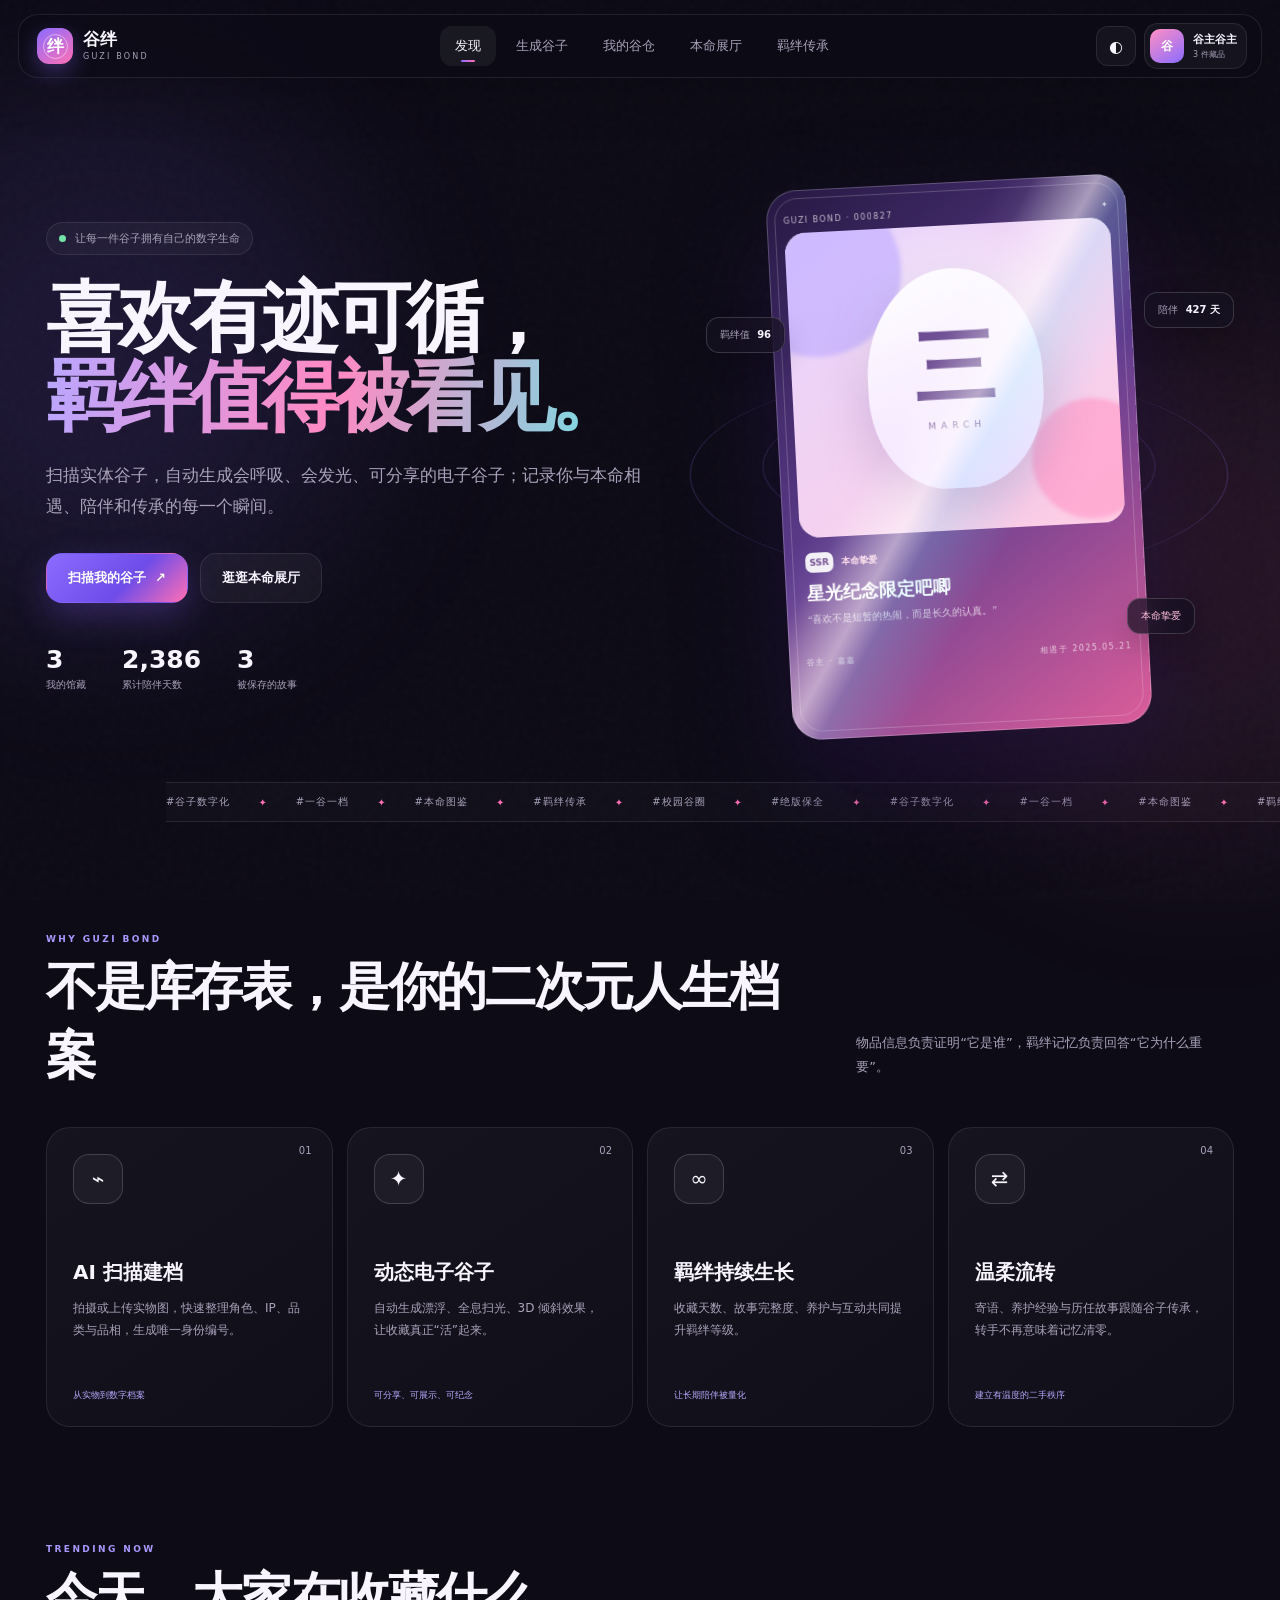
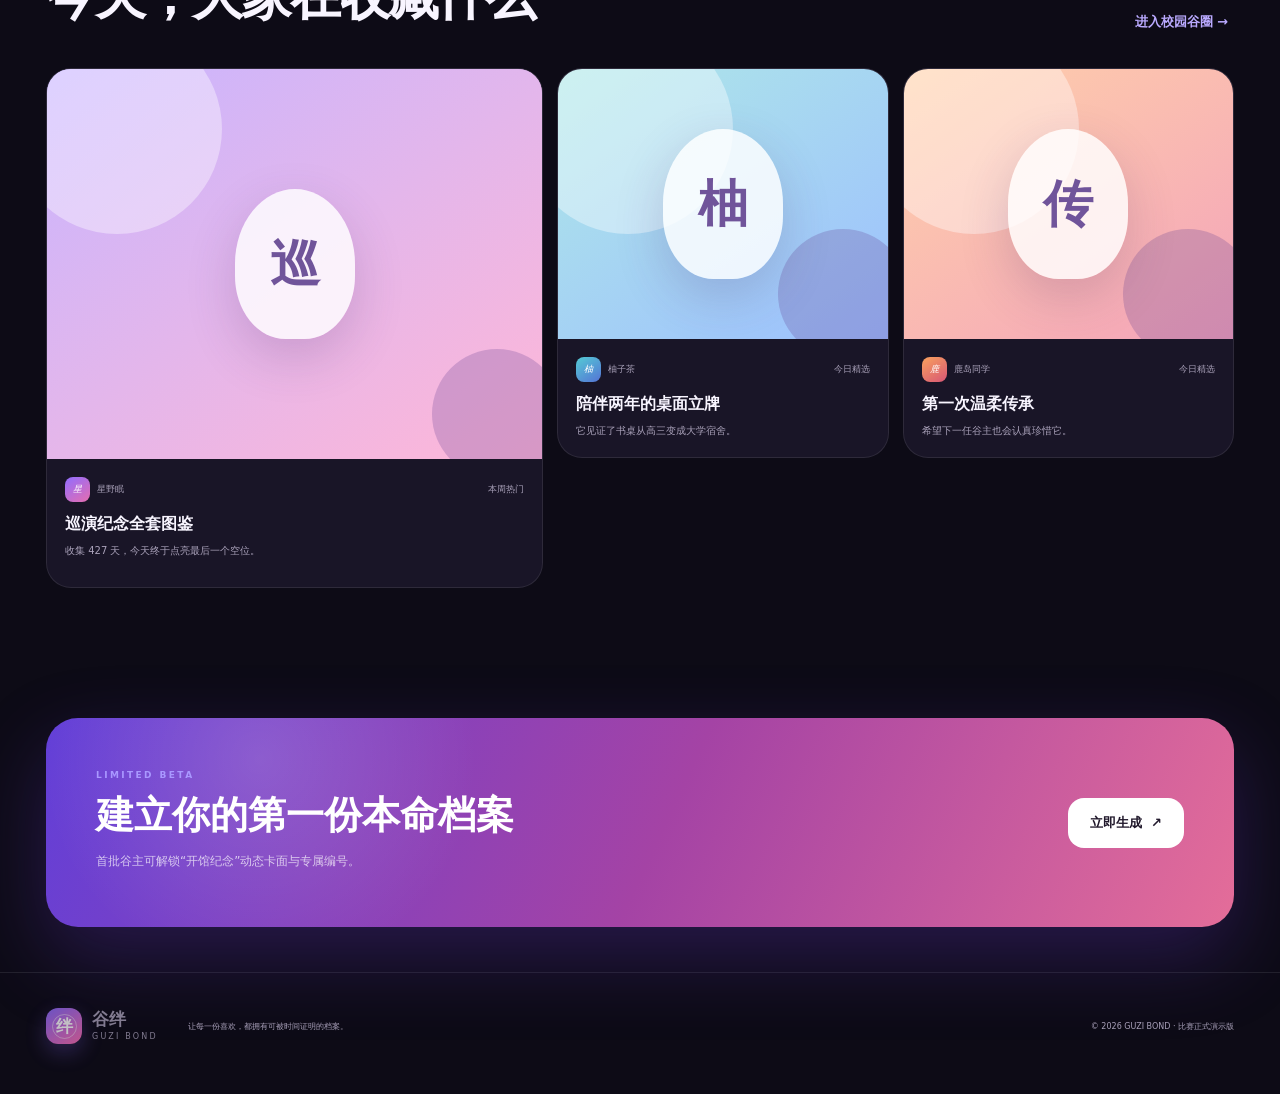
<file: index.html>
<!doctype html>
<html lang="zh-CN">
<head>
  <meta charset="utf-8">
  <meta name="viewport" content="width=device-width,initial-scale=1,viewport-fit=cover">
  <meta name="theme-color" content="#0d0b16">
  <meta name="description" content="谷绊 GUZI BOND——为每一件谷子保存故事、陪伴与流转记忆。">
  <title>谷绊 GUZI BOND｜谷主羁绊档案系统</title>
  <link rel="manifest" href="manifest.webmanifest">
  <link rel="stylesheet" href="styles.css">
</head>
<body>
  <div class="noise" aria-hidden="true"></div>
  <div class="aurora aurora-a" aria-hidden="true"></div>
  <div class="aurora aurora-b" aria-hidden="true"></div>

  <header class="topbar">
    <button class="brand" data-route="discover" aria-label="返回发现页">
      <span class="brand-symbol"><i></i><b>绊</b></span>
      <span class="brand-copy"><strong>谷绊</strong><small>GUZI BOND</small></span>
    </button>
    <nav class="desktop-nav" aria-label="主导航">
      <button class="nav-item active" data-route="discover"><span>发现</span></button>
      <button class="nav-item" data-route="create"><span>生成谷子</span></button>
      <button class="nav-item" data-route="vault"><span>我的谷仓</span></button>
      <button class="nav-item" data-route="museum"><span>本命展厅</span></button>
      <button class="nav-item" data-route="inherit"><span>羁绊传承</span></button>
    </nav>
    <div class="top-actions">
      <button class="icon-button" id="themeToggle" aria-label="切换明暗模式" title="切换明暗模式">
        <span>◐</span>
      </button>
      <button class="button auth-entry" id="authEntry" type="button">注册 / 登录</button>
      <button class="profile-pill is-hidden" id="profilePill" data-route="profile">
        <span class="profile-avatar" id="headerAvatar">谷</span>
        <span><strong id="headerOwnerName">我的谷仓</strong><small id="profileCount">3 件藏品</small></span>
      </button>
    </div>
  </header>

  <main class="app-shell">
    <section class="screen active" id="discover" data-screen>
      <div class="hero-grid">
        <div class="hero-copy reveal">
          <div class="status-chip"><span class="pulse"></span>让每一件谷子拥有自己的数字生命</div>
          <h1>喜欢有迹可循，<br><em>羁绊值得被看见。</em></h1>
          <p>扫描实体谷子，自动生成会呼吸、会发光、可分享的电子谷子；记录你与本命相遇、陪伴和传承的每一个瞬间。</p>
          <div class="hero-buttons">
            <button class="button primary xl" data-route="create">扫描我的谷子 <span>↗</span></button>
            <button class="button ghost xl" data-route="museum">逛逛本命展厅</button>
          </div>
          <div class="hero-metrics">
            <div><strong id="heroArchiveCount">3</strong><span>我的馆藏</span></div>
            <div><strong id="heroBondDays">1,248</strong><span>累计陪伴天数</span></div>
            <div><strong id="heroStoryCount">3</strong><span>被保存的故事</span></div>
          </div>
        </div>

        <div class="hero-stage reveal delay-1" id="heroStage">
          <div class="stage-ring ring-one"></div>
          <div class="stage-ring ring-two"></div>
          <div class="float-chip chip-one">羁绊值 <b>96</b></div>
          <div class="float-chip chip-two">陪伴 <b>427 天</b></div>
          <div class="float-chip chip-three">本命挚爱</div>
          <article class="bond-card hero-card theme-nebula" data-tilt>
            <div class="holo"></div>
            <div class="card-head"><span>GUZI BOND · 000827</span><span>✦</span></div>
            <div class="card-visual sample-art art-march">
              <span class="art-orb orb-1"></span><span class="art-orb orb-2"></span>
              <div class="character-mark"><span>三</span><small>MARCH</small></div>
            </div>
            <div class="card-content">
              <div class="rarity-line"><span>SSR</span><b>本命挚爱</b></div>
              <h3>星光纪念限定吧唧</h3>
              <p>“喜欢不是短暂的热闹，而是长久的认真。”</p>
            </div>
            <div class="card-foot"><span>谷主 · 嘉嘉</span><span>相遇于 2025.05.21</span></div>
          </article>
        </div>
      </div>

      <div class="ticker" aria-label="热门标签">
        <div class="ticker-track">
          <span>#谷子数字化</span><i>✦</i><span>#一谷一档</span><i>✦</i><span>#本命图鉴</span><i>✦</i><span>#羁绊传承</span><i>✦</i><span>#校园谷圈</span><i>✦</i><span>#绝版保全</span><i>✦</i>
          <span>#谷子数字化</span><i>✦</i><span>#一谷一档</span><i>✦</i><span>#本命图鉴</span><i>✦</i><span>#羁绊传承</span><i>✦</i><span>#校园谷圈</span><i>✦</i><span>#绝版保全</span><i>✦</i>
        </div>
      </div>

      <section class="content-section">
        <div class="section-heading reveal">
          <div><span class="kicker">WHY GUZI BOND</span><h2>不是库存表，是你的二次元人生档案</h2></div>
          <p>物品信息负责证明“它是谁”，羁绊记忆负责回答“它为什么重要”。</p>
        </div>
        <div class="value-grid">
          <article class="value-card reveal"><span class="value-index">01</span><div class="value-icon">⌁</div><h3>AI 扫描建档</h3><p>拍摄或上传实物图，快速整理角色、IP、品类与品相，生成唯一身份编号。</p><small>从实物到数字档案</small></article>
          <article class="value-card reveal delay-1"><span class="value-index">02</span><div class="value-icon">✦</div><h3>动态电子谷子</h3><p>自动生成漂浮、全息扫光、3D 倾斜效果，让收藏真正“活”起来。</p><small>可分享、可展示、可纪念</small></article>
          <article class="value-card reveal delay-2"><span class="value-index">03</span><div class="value-icon">∞</div><h3>羁绊持续生长</h3><p>收藏天数、故事完整度、养护与互动共同提升羁绊等级。</p><small>让长期陪伴被量化</small></article>
          <article class="value-card reveal delay-3"><span class="value-index">04</span><div class="value-icon">⇄</div><h3>温柔流转</h3><p>寄语、养护经验与历任故事跟随谷子传承，转手不再意味着记忆清零。</p><small>建立有温度的二手秩序</small></article>
        </div>
      </section>

      <section class="content-section compact-section">
        <div class="section-heading reveal">
          <div><span class="kicker">TRENDING NOW</span><h2>今天，大家在收藏什么</h2></div>
          <button class="text-link" data-route="community">进入校园谷圈 <span>→</span></button>
        </div>
        <div class="trend-grid" id="trendGrid"></div>
      </section>

      <section class="launch-banner reveal">
        <div>
          <span class="kicker">LIMITED BETA</span>
          <h2>建立你的第一份本命档案</h2>
          <p>首批谷主可解锁“开馆纪念”动态卡面与专属编号。</p>
        </div>
        <button class="button light xl" data-route="create">立即生成 <span>↗</span></button>
      </section>
    </section>

    <section class="screen" id="create" data-screen>
      <div class="screen-title">
        <div><span class="kicker">DIGITAL GUZI LAB</span><h1>生成你的动态电子谷子</h1><p>上传实拍图，建立物资档案与羁绊档案，约 1 分钟完成。</p></div>
        <div class="step-status"><b id="stepNumber">01</b><span>共 3 步</span></div>
      </div>

      <div class="creator-shell">
        <div class="creator-main panel">
          <div class="stepper">
            <button class="step active" data-step="1"><span>1</span><b>扫描实物</b><small>上传或拍摄</small></button>
            <i></i>
            <button class="step" data-step="2"><span>2</span><b>建立档案</b><small>物资 + 故事</small></button>
            <i></i>
            <button class="step" data-step="3"><span>3</span><b>生成藏品</b><small>主题与分享</small></button>
          </div>

          <form id="creatorForm">
            <div class="step-pane active" data-step-pane="1">
              <div class="upload-grid">
                <label class="upload-zone" id="uploadZone">
                  <input type="file" id="imageInput" accept="image/*" hidden>
                  <div class="scan-corners"><i></i><i></i><i></i><i></i></div>
                  <img id="uploadPreview" alt="谷子图片预览">
                  <div class="upload-placeholder" id="uploadPlaceholder">
                    <div class="camera-mark">⌗</div>
                    <h3>上传一张谷子正面照</h3>
                    <p>建议使用干净背景，保持光线均匀</p>
                    <span>JPG / PNG / WEBP · 最大 8 MB</span>
                  </div>
                  <div class="scan-line"></div>
                </label>
                <div class="scan-side">
                  <div class="scan-tip"><span>01</span><div><b>保持正面</b><small>尽量避免倾斜和反光</small></div></div>
                  <div class="scan-tip"><span>02</span><div><b>背景简洁</b><small>纯色桌面识别效果更好</small></div></div>
                  <div class="scan-tip"><span>03</span><div><b>完整入镜</b><small>不要裁切谷子边缘</small></div></div>
                  <button type="button" class="button soft full" id="demoScan">没有图片？体验智能扫描</button>
                </div>
              </div>
              <div class="pane-actions"><span></span><button type="button" class="button primary" data-next-step="2">下一步：建立档案 <span>→</span></button></div>
            </div>

            <div class="step-pane" data-step-pane="2">
              <div class="form-section">
                <div class="form-section-head"><span>物资档案</span><small>记录谷子的基础信息</small></div>
                <div class="form-grid">
                  <label class="field span-2"><span>谷子名称 *</span><input id="itemName" required maxlength="36" placeholder="例如：星光纪念限定吧唧"></label>
                  <label class="field"><span>所属作品 / IP *</span><input id="itemIP" required maxlength="30" placeholder="例如：崩坏：星穹铁道"></label>
                  <label class="field"><span>本命角色</span><input id="character" maxlength="24" placeholder="例如：三月七"></label>
                  <label class="field"><span>谷子类型</span><select id="itemType"><option>徽章 / 吧唧</option><option>亚克力立牌</option><option>色纸 / 明信片</option><option>挂件 / 钥匙扣</option><option>毛绒 / 玩偶</option><option>票根 / 特典</option><option>其他周边</option></select></label>
                  <label class="field"><span>当前品相</span><select id="condition"><option>全新未拆</option><option selected>近全新</option><option>轻微使用痕迹</option><option>陪伴感明显</option></select></label>
                  <label class="field"><span>购入日期</span><input type="date" id="buyDate"></label>
                  <label class="field"><span>购入价格</span><div class="prefix-input"><span>¥</span><input type="number" id="price" min="0" step="0.01" placeholder="59.00"></div></label>
                </div>
              </div>
              <div class="form-section story-section">
                <div class="form-section-head"><span>羁绊档案</span><small>这里决定它为什么独一无二</small></div>
                <label class="field"><span>你与它的故事 *</span><textarea id="story" required maxlength="260" placeholder="第一次见到它是什么时候？为什么决定把它带回家？它陪你经历了什么？"></textarea><small class="counter"><b id="storyCounter">0</b>/260</small></label>
                <div class="form-grid">
                  <label class="field"><span>本命感言</span><input id="quote" maxlength="64" placeholder="喜欢不是短暂的热闹，而是长久的认真。"></label>
                  <label class="field"><span>收藏标签</span><input id="tags" maxlength="50" placeholder="首发入手, 漫展回忆, 本命"></label>
                </div>
              </div>
              <div class="pane-actions"><button type="button" class="button ghost" data-prev-step="1">← 上一步</button><button type="button" class="button primary" data-next-step="3">下一步：生成藏品 <span>→</span></button></div>
            </div>

            <div class="step-pane" data-step-pane="3">
              <div class="theme-picker">
                <div class="form-section-head"><span>选择动态卡面</span><small>以后仍可在谷仓中更换</small></div>
                <div class="theme-options">
                  <button type="button" class="theme-option active" data-theme="nebula"><i class="theme-preview nebula"></i><b>星云紫</b><small>梦幻 / 本命感</small></button>
                  <button type="button" class="theme-option" data-theme="sakura"><i class="theme-preview sakura"></i><b>樱花粉</b><small>柔和 / 少女感</small></button>
                  <button type="button" class="theme-option" data-theme="aqua"><i class="theme-preview aqua"></i><b>海盐蓝</b><small>清透 / 未来感</small></button>
                  <button type="button" class="theme-option" data-theme="ember"><i class="theme-preview ember"></i><b>赤焰金</b><small>热烈 / 限定感</small></button>
                </div>
              </div>
              <div class="generation-summary">
                <div><span>预计羁绊等级</span><strong id="estimatedLevel">初心收藏</strong></div>
                <div><span>专属身份编号</span><strong id="estimatedCode">GB-NEW</strong></div>
                <div><span>动态效果</span><strong>漂浮 · 扫光 · 3D</strong></div>
              </div>
              <div class="pane-actions"><button type="button" class="button ghost" data-prev-step="2">← 上一步</button><button type="submit" class="button primary xl">生成并存入谷仓 <span>✦</span></button></div>
            </div>
          </form>
        </div>

        <aside class="live-preview panel">
          <div class="preview-top"><div><span>LIVE PREVIEW</span><small>移动鼠标查看 3D 光泽</small></div><span class="live-dot">LIVE</span></div>
          <div class="preview-stage" id="previewStage">
            <article class="bond-card preview-card theme-nebula" id="previewCard" data-tilt>
              <div class="holo"></div>
              <div class="card-head"><span id="previewCode">GUZI BOND · NEW</span><span>✦</span></div>
              <div class="card-visual" id="previewVisual"><div class="empty-art"><span>谷</span><small>等待扫描</small></div></div>
              <div class="card-content"><div class="rarity-line"><span id="previewRarity">R</span><b id="previewLevel">初心收藏</b></div><h3 id="previewName">你的专属电子谷子</h3><p id="previewQuote">“每一份喜欢，都值得被认真记录。”</p></div>
              <div class="card-foot"><span>谷主 · 嘉嘉</span><span id="previewDate">等待相遇</span></div>
            </article>
          </div>
          <div class="preview-features"><span>✦ 动态漂浮</span><span>◈ 全息扫光</span><span>⌁ 唯一编号</span><span>↗ 一键分享</span></div>
        </aside>
      </div>
    </section>

    <section class="screen" id="vault" data-screen>
      <div class="screen-title vault-heading">
        <div><span class="kicker">MY GUZI VAULT</span><h1>我的谷仓</h1><p>所有收藏、故事与陪伴，都在这里持续生长。</p></div>
        <button class="button primary" data-route="create">+ 新增谷子</button>
      </div>
      <div class="stats-row">
        <article><span>馆藏总数</span><strong id="statTotal">0</strong><small>件电子谷子</small></article>
        <article><span>累计收藏价值</span><strong id="statValue">¥0</strong><small>按录入价格计算</small></article>
        <article><span>累计陪伴</span><strong id="statDays">0</strong><small>天共同记忆</small></article>
        <article><span>最高羁绊</span><strong id="statLevel">待点亮</strong><small>继续记录可升级</small></article>
      </div>
      <div class="vault-toolbar panel">
        <div class="search-field"><span>⌕</span><input id="vaultSearch" placeholder="搜索名称、IP、角色或故事"></div>
        <select id="vaultType"><option value="all">全部品类</option><option>徽章 / 吧唧</option><option>亚克力立牌</option><option>色纸 / 明信片</option><option>挂件 / 钥匙扣</option><option>毛绒 / 玩偶</option><option>票根 / 特典</option><option>其他周边</option></select>
        <select id="vaultSort"><option value="new">最新入库</option><option value="bond">羁绊最高</option><option value="days">陪伴最久</option><option value="price">价格最高</option></select>
        <div class="view-switch"><button class="active" data-view="grid">▦</button><button data-view="list">☷</button></div>
      </div>
      <div class="vault-grid" id="vaultGrid"></div>
      <div class="empty-panel panel" id="vaultEmpty"><div class="empty-glyph">✦</div><h3>你的谷仓还没有藏品</h3><p>扫描第一件谷子，让它拥有自己的数字生命。</p><button class="button primary" data-route="create">生成第一件电子谷子</button></div>
    </section>

    <section class="screen museum-screen" id="museum" data-screen>
      <div class="museum-hero">
        <div><span class="kicker light">OSHI COLLECTION HALL</span><h1>嘉嘉的本命展厅</h1><p>这里收藏的不只是周边，也是我与本命共同走过的时间。</p></div>
        <div class="museum-actions"><button class="button glass-light" id="shareMuseum">分享展厅</button><button class="button light" data-route="create">+ 添加展品</button></div>
      </div>
      <div class="museum-meta"><span><b id="museumTotal">0</b> 件馆藏</span><i></i><span><b id="museumIPCount">0</b> 个作品</span><i></i><span>开馆于 2026.07</span></div>
      <div class="museum-wall" id="museumWall"></div>
      <div class="museum-empty" id="museumEmpty"><span>▦</span><h3>展厅正在等待第一件藏品</h3><p>从“生成电子谷子”开始建立你的本命图鉴。</p></div>
    </section>

    <section class="screen" id="inherit" data-screen>
      <div class="screen-title">
        <div><span class="kicker">BOND INHERITANCE</span><h1>谷子流转 · 羁绊传承</h1><p>实物可以换主人，但被认真珍惜过的记忆不该消失。</p></div>
        <span class="warm-chip">让每一次转手更有温度</span>
      </div>
      <div class="inherit-shell">
        <form class="inherit-form panel" id="inheritForm">
          <div class="form-section-head numbered"><b>01</b><div><span>选择即将流转的谷子</span><small>系统将生成可交付给下一任谷主的传承卡</small></div></div>
          <label class="field"><span>选择藏品</span><select id="inheritItem"><option value="">请选择谷仓中的藏品</option></select></label>
          <div class="form-section-head numbered"><b>02</b><div><span>写下你的传承寄语</span><small>分享收藏心得、养护经验和对下一任谷主的祝福</small></div></div>
          <label class="field"><span>给下一任谷主的话 *</span><textarea id="inheritMessage" required maxlength="180" placeholder="谢谢你愿意继续珍惜它。希望它也能陪你走过一段闪闪发光的日子……"></textarea></label>
          <label class="field"><span>养护手记</span><input id="careTip" maxlength="90" placeholder="例如：避免阳光直射，建议使用 58mm 保护套。"></label>
          <label class="check-line"><input type="checkbox" id="anonymous"><span>在公开传承卡上匿名显示前任谷主</span></label>
          <button class="button primary full xl" type="submit">生成羁绊传承卡 <span>→</span></button>
        </form>
        <aside class="pass-preview panel">
          <div class="pass-card" id="passCard">
            <div class="pass-ribbon">BOND PASS</div>
            <div class="pass-code" id="passCode">NO. ———</div>
            <div class="pass-image" id="passImage"><span>♡</span></div>
            <span class="pass-label">羁绊传承证明</span>
            <h2 id="passName">请选择一件谷子</h2>
            <blockquote id="passMessage">“被认真珍惜过的物品，会带着温度继续旅行。”</blockquote>
            <div class="pass-info"><span>前任谷主<b id="passOwner">嘉嘉</b></span><span>传承时间<b id="passDate">—</b></span></div>
            <div class="care-note"><span>养护手记</span><p id="passCare">等待填写</p></div>
            <div class="identity-code" id="identityCode" aria-label="身份码"></div>
            <small>身份码关联完整物资档案、羁绊故事与历任传承记录</small>
          </div>
          <button class="button ghost full" id="downloadPass" type="button">下载传承卡</button>
        </aside>
      </div>
    </section>

    <section class="screen" id="community" data-screen>
      <div class="screen-title">
        <div><span class="kicker">CAMPUS GUZI CIRCLE</span><h1>校园谷圈</h1><p>发现同校同好、晒出本命收藏，让每一份热爱都被回应。</p></div>
        <button class="button primary" id="publishMock">发布我的谷子</button>
      </div>
      <div class="community-layout">
        <div class="community-feed" id="communityFeed"></div>
        <aside class="community-side">
          <div class="panel side-card"><span class="kicker">HOT TOPICS</span><h3>本周热门话题</h3><div class="topic-list"><button>#漫展战利品 <b>2.8k</b></button><button>#我的镇柜之宝 <b>1.9k</b></button><button>#绝版谷寻亲 <b>1.2k</b></button><button>#本命生日阵 <b>986</b></button></div></div>
          <div class="panel side-card"><span class="kicker">CAMPUS RANK</span><h3>校园收藏力榜</h3><ol class="rank-list"><li><i>1</i><span class="mini-avatar a1">星</span><div><b>星野眠</b><small>羁绊值 9,842</small></div></li><li><i>2</i><span class="mini-avatar a2">柚</span><div><b>柚子茶</b><small>羁绊值 8,716</small></div></li><li><i>3</i><span class="mini-avatar a3">鹿</span><div><b>鹿岛同学</b><small>羁绊值 7,990</small></div></li></ol></div>
        </aside>
      </div>
    </section>

    <section class="screen" id="profile" data-screen>
      <div class="profile-cover">
        <div class="profile-large-avatar" id="profileAvatar">谷</div>
        <div><span class="kicker light">GUZI OWNER PROFILE</span><h1 id="profileOwnerName">游客谷仓</h1><p id="profileOwnerEmail">登录后即可跨设备保存你的羁绊档案</p></div>
        <button class="button glass-light" id="accountMenuButton">账号设置</button>
      </div>
      <div class="profile-body">
        <div class="profile-stat-card"><span><b id="profileStatItems">0</b>馆藏</span><span><b id="profileStatDays">0</b>陪伴天数</span><span><b id="profileStatIPs">0</b>本命作品</span><span><b>96</b>最高羁绊</span></div>
        <div class="profile-grid">
          <section class="panel profile-section"><div class="mini-heading"><div><span class="kicker">BOND TIMELINE</span><h2>羁绊时间线</h2></div></div><div class="timeline" id="profileTimeline"></div></section>
          <aside class="panel profile-section"><div class="mini-heading"><div><span class="kicker">BADGES</span><h2>谷主勋章</h2></div></div><div class="badge-grid"><div><span>✦</span><b>开馆谷主</b><small>完成首件建档</small></div><div><span>∞</span><b>长情收藏家</b><small>累计陪伴 365 天</small></div><div class="locked"><span>◇</span><b>传承见证者</b><small>完成 3 次温柔流转</small></div><div class="locked"><span>♕</span><b>绝版守护者</b><small>收录 5 件绝版谷</small></div></div></aside>
        </div>
      </div>
    </section>
  </main>

  <nav class="mobile-nav" aria-label="移动端导航">
    <button class="active" data-route="discover"><span>⌂</span><small>发现</small></button>
    <button data-route="vault"><span>▦</span><small>谷仓</small></button>
    <button class="mobile-create" data-route="create"><span>＋</span></button>
    <button data-route="museum"><span>◇</span><small>展厅</small></button>
    <button data-route="profile"><span>○</span><small>我的</small></button>
  </nav>

  <div class="modal" id="detailModal" aria-hidden="true">
    <div class="modal-backdrop" data-close-modal></div>
    <div class="modal-panel">
      <button class="modal-close" data-close-modal>×</button>
      <div id="detailContent"></div>
    </div>
  </div>

  <div class="modal" id="shareModal" aria-hidden="true">
    <div class="modal-backdrop" data-close-share></div>
    <div class="share-panel">
      <button class="modal-close" data-close-share>×</button>
      <div class="share-copy"><span class="kicker">SHARE YOUR BOND</span><h2>分享你的羁绊</h2><p>生成适合朋友圈、小红书和社群传播的纪念海报。</p></div>
      <canvas id="shareCanvas" width="900" height="1200"></canvas>
      <div class="share-actions"><button class="button ghost" id="copyShareText">复制分享文案</button><button class="button primary" id="downloadPoster">下载纪念海报</button></div>
    </div>
  </div>

  <div class="success-modal" id="successModal" aria-hidden="true">
    <div class="success-burst"><i></i><i></i><i></i><i></i><i></i></div>
    <div class="success-card">
      <span class="success-icon">✦</span>
      <small>GENERATION COMPLETE</small>
      <h2>你的电子谷子已诞生</h2>
      <p>它已经拥有唯一编号、动态卡面和专属羁绊档案。</p>
      <div class="success-actions"><button class="button ghost" id="successShare">生成分享海报</button><button class="button primary" id="successVault">查看我的谷仓</button></div>
    </div>
  </div>

  <div class="modal auth-modal" id="authModal" aria-hidden="true">
    <div class="modal-backdrop" data-close-auth></div>
    <div class="auth-panel" role="dialog" aria-modal="true" aria-labelledby="authTitle">
      <button class="modal-close" type="button" data-close-auth aria-label="关闭">×</button>
      <div class="auth-brand"><span class="brand-symbol"><i></i><b>绊</b></span></div>
      <span class="kicker">WELCOME TO GUZI BOND</span>
      <h2 id="authTitle">登录你的专属谷仓</h2>
      <p class="auth-lead">换手机、清缓存也不怕，登录后即可找回属于你的谷子与故事。</p>
      <div class="auth-tabs" role="tablist">
        <button class="active" type="button" data-auth-tab="login">登录</button>
        <button type="button" data-auth-tab="register">注册</button>
      </div>
      <form id="authForm" novalidate>
        <label class="field"><span>邮箱</span><input id="authEmail" type="email" autocomplete="email" placeholder="name@example.com" required></label>
        <label class="field"><span>密码</span><input id="authPassword" type="password" autocomplete="current-password" placeholder="至少 8 位，包含字母和数字" minlength="8" required></label>
        <label class="field auth-confirm is-hidden" id="confirmField"><span>确认密码</span><input id="authConfirm" type="password" autocomplete="new-password" placeholder="再次输入密码"></label>
        <p class="auth-message" id="authMessage" role="status"></p>
        <button class="button primary auth-submit" id="authSubmit" type="submit">登录</button>
      </form>
      <button class="auth-forgot" id="forgotPassword" type="button">忘记密码？发送重置邮件</button>
      <div class="auth-demo-note" id="authDemoNote">云端尚未配置时，网站会继续使用本地演示数据。</div>
    </div>
  </div>

  <div class="account-popover is-hidden" id="accountPopover" role="dialog" aria-label="账号菜单">
    <strong id="accountEmail">已登录</strong>
    <small>你的云端会话已在此设备保持</small>
    <button type="button" id="signOutButton">退出登录</button>
  </div>

  <div class="toast" id="toast"><span>✓</span><p>操作成功</p></div>

  <footer class="footer">
    <div class="brand footer-brand"><span class="brand-symbol"><i></i><b>绊</b></span><span class="brand-copy"><strong>谷绊</strong><small>GUZI BOND</small></span></div>
    <p>让每一份喜欢，都拥有可被时间证明的档案。</p>
    <span>© 2026 GUZI BOND · 比赛正式演示版</span>
  </footer>

  <script src="app.js"></script>
  <script src="vendor/cloudbase.full.js"></script>
  <script src="cloudbase-config.js"></script>
  <script src="auth-client.js"></script>
</body>
</html>
</file>
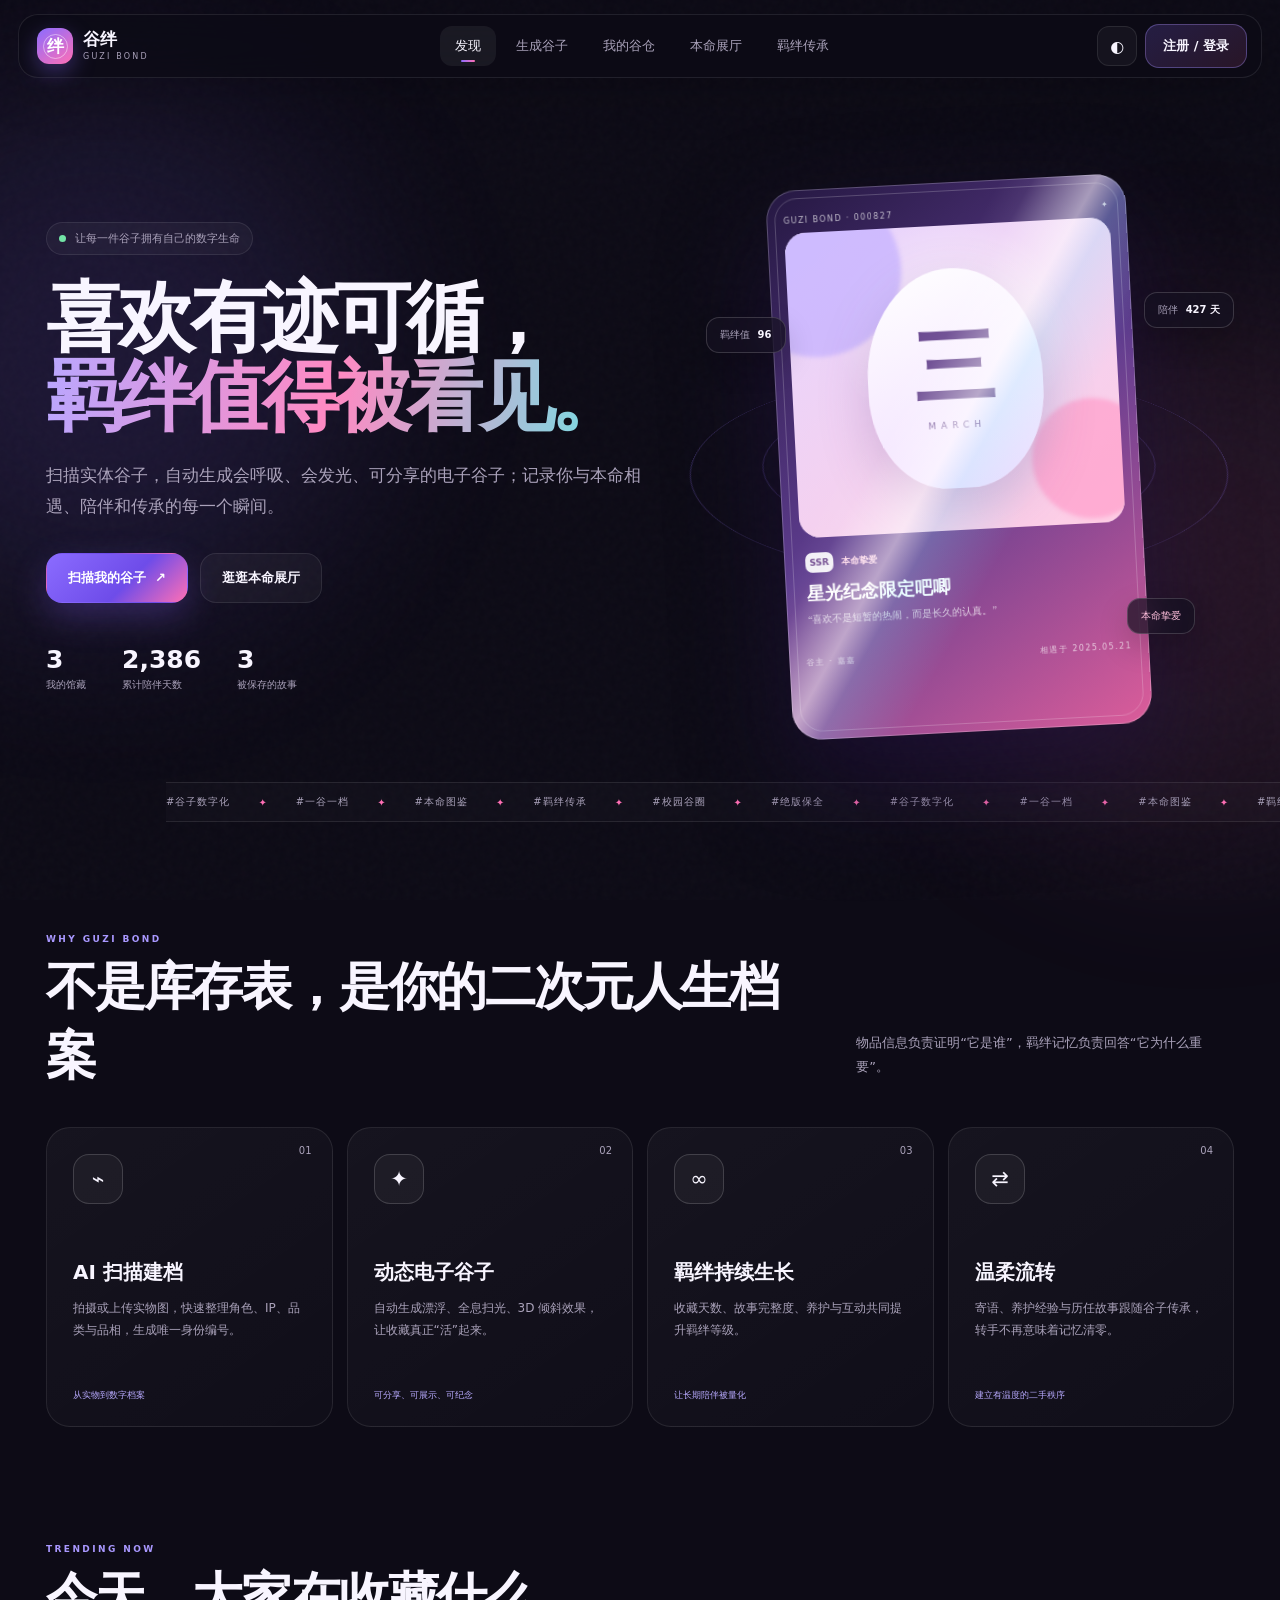
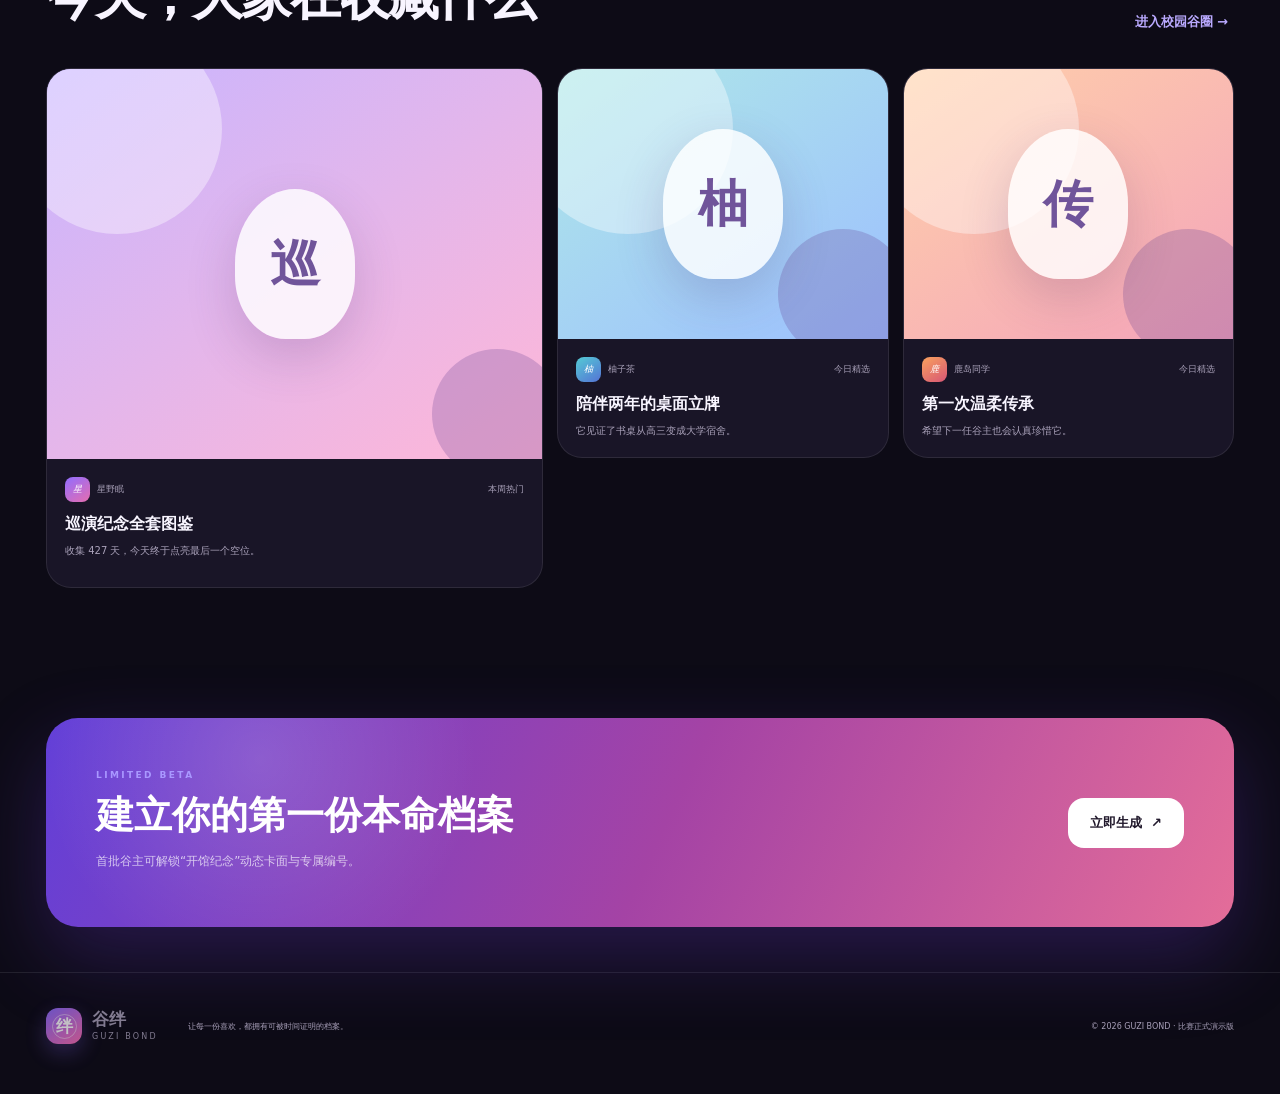
<file: guzhubond_formal/index.html>
<!doctype html>
<html lang="zh-CN">
<head>
  <meta charset="utf-8">
  <meta name="viewport" content="width=device-width,initial-scale=1,viewport-fit=cover">
  <meta name="theme-color" content="#0d0b16">
  <meta name="description" content="谷绊 GUZI BOND——为每一件谷子保存故事、陪伴与流转记忆。">
  <title>谷绊 GUZI BOND｜谷主羁绊档案系统</title>
  <link rel="manifest" href="manifest.webmanifest">
  <link rel="stylesheet" href="styles.css">
</head>
<body>
  <div class="noise" aria-hidden="true"></div>
  <div class="aurora aurora-a" aria-hidden="true"></div>
  <div class="aurora aurora-b" aria-hidden="true"></div>

  <header class="topbar">
    <button class="brand" data-route="discover" aria-label="返回发现页">
      <span class="brand-symbol"><i></i><b>绊</b></span>
      <span class="brand-copy"><strong>谷绊</strong><small>GUZI BOND</small></span>
    </button>
    <nav class="desktop-nav" aria-label="主导航">
      <button class="nav-item active" data-route="discover"><span>发现</span></button>
      <button class="nav-item" data-route="create"><span>生成谷子</span></button>
      <button class="nav-item" data-route="vault"><span>我的谷仓</span></button>
      <button class="nav-item" data-route="museum"><span>本命展厅</span></button>
      <button class="nav-item" data-route="inherit"><span>羁绊传承</span></button>
    </nav>
    <div class="top-actions">
      <button class="icon-button" id="themeToggle" aria-label="切换明暗模式" title="切换明暗模式">
        <span>◐</span>
      </button>
      <button class="button auth-entry" id="authEntry" type="button">注册 / 登录</button>
      <button class="profile-pill is-hidden" id="profilePill" data-route="profile">
        <span class="profile-avatar" id="headerAvatar">谷</span>
        <span><strong id="headerOwnerName">我的谷仓</strong><small id="profileCount">3 件藏品</small></span>
      </button>
    </div>
  </header>

  <main class="app-shell">
    <section class="screen active" id="discover" data-screen>
      <div class="hero-grid">
        <div class="hero-copy reveal">
          <div class="status-chip"><span class="pulse"></span>让每一件谷子拥有自己的数字生命</div>
          <h1>喜欢有迹可循，<br><em>羁绊值得被看见。</em></h1>
          <p>扫描实体谷子，自动生成会呼吸、会发光、可分享的电子谷子；记录你与本命相遇、陪伴和传承的每一个瞬间。</p>
          <div class="hero-buttons">
            <button class="button primary xl" data-route="create">扫描我的谷子 <span>↗</span></button>
            <button class="button ghost xl" data-route="museum">逛逛本命展厅</button>
          </div>
          <div class="hero-metrics">
            <div><strong id="heroArchiveCount">3</strong><span>我的馆藏</span></div>
            <div><strong id="heroBondDays">1,248</strong><span>累计陪伴天数</span></div>
            <div><strong id="heroStoryCount">3</strong><span>被保存的故事</span></div>
          </div>
        </div>

        <div class="hero-stage reveal delay-1" id="heroStage">
          <div class="stage-ring ring-one"></div>
          <div class="stage-ring ring-two"></div>
          <div class="float-chip chip-one">羁绊值 <b>96</b></div>
          <div class="float-chip chip-two">陪伴 <b>427 天</b></div>
          <div class="float-chip chip-three">本命挚爱</div>
          <article class="bond-card hero-card theme-nebula" data-tilt>
            <div class="holo"></div>
            <div class="card-head"><span>GUZI BOND · 000827</span><span>✦</span></div>
            <div class="card-visual sample-art art-march">
              <span class="art-orb orb-1"></span><span class="art-orb orb-2"></span>
              <div class="character-mark"><span>三</span><small>MARCH</small></div>
            </div>
            <div class="card-content">
              <div class="rarity-line"><span>SSR</span><b>本命挚爱</b></div>
              <h3>星光纪念限定吧唧</h3>
              <p>“喜欢不是短暂的热闹，而是长久的认真。”</p>
            </div>
            <div class="card-foot"><span>谷主 · 嘉嘉</span><span>相遇于 2025.05.21</span></div>
          </article>
        </div>
      </div>

      <div class="ticker" aria-label="热门标签">
        <div class="ticker-track">
          <span>#谷子数字化</span><i>✦</i><span>#一谷一档</span><i>✦</i><span>#本命图鉴</span><i>✦</i><span>#羁绊传承</span><i>✦</i><span>#校园谷圈</span><i>✦</i><span>#绝版保全</span><i>✦</i>
          <span>#谷子数字化</span><i>✦</i><span>#一谷一档</span><i>✦</i><span>#本命图鉴</span><i>✦</i><span>#羁绊传承</span><i>✦</i><span>#校园谷圈</span><i>✦</i><span>#绝版保全</span><i>✦</i>
        </div>
      </div>

      <section class="content-section">
        <div class="section-heading reveal">
          <div><span class="kicker">WHY GUZI BOND</span><h2>不是库存表，是你的二次元人生档案</h2></div>
          <p>物品信息负责证明“它是谁”，羁绊记忆负责回答“它为什么重要”。</p>
        </div>
        <div class="value-grid">
          <article class="value-card reveal"><span class="value-index">01</span><div class="value-icon">⌁</div><h3>AI 扫描建档</h3><p>拍摄或上传实物图，快速整理角色、IP、品类与品相，生成唯一身份编号。</p><small>从实物到数字档案</small></article>
          <article class="value-card reveal delay-1"><span class="value-index">02</span><div class="value-icon">✦</div><h3>动态电子谷子</h3><p>自动生成漂浮、全息扫光、3D 倾斜效果，让收藏真正“活”起来。</p><small>可分享、可展示、可纪念</small></article>
          <article class="value-card reveal delay-2"><span class="value-index">03</span><div class="value-icon">∞</div><h3>羁绊持续生长</h3><p>收藏天数、故事完整度、养护与互动共同提升羁绊等级。</p><small>让长期陪伴被量化</small></article>
          <article class="value-card reveal delay-3"><span class="value-index">04</span><div class="value-icon">⇄</div><h3>温柔流转</h3><p>寄语、养护经验与历任故事跟随谷子传承，转手不再意味着记忆清零。</p><small>建立有温度的二手秩序</small></article>
        </div>
      </section>

      <section class="content-section compact-section">
        <div class="section-heading reveal">
          <div><span class="kicker">TRENDING NOW</span><h2>今天，大家在收藏什么</h2></div>
          <button class="text-link" data-route="community">进入校园谷圈 <span>→</span></button>
        </div>
        <div class="trend-grid" id="trendGrid"></div>
      </section>

      <section class="launch-banner reveal">
        <div>
          <span class="kicker">LIMITED BETA</span>
          <h2>建立你的第一份本命档案</h2>
          <p>首批谷主可解锁“开馆纪念”动态卡面与专属编号。</p>
        </div>
        <button class="button light xl" data-route="create">立即生成 <span>↗</span></button>
      </section>
    </section>

    <section class="screen" id="create" data-screen>
      <div class="screen-title">
        <div><span class="kicker">DIGITAL GUZI LAB</span><h1>生成你的动态电子谷子</h1><p>上传实拍图，建立物资档案与羁绊档案，约 1 分钟完成。</p></div>
        <div class="step-status"><b id="stepNumber">01</b><span>共 3 步</span></div>
      </div>

      <div class="creator-shell">
        <div class="creator-main panel">
          <div class="stepper">
            <button class="step active" data-step="1"><span>1</span><b>扫描实物</b><small>上传或拍摄</small></button>
            <i></i>
            <button class="step" data-step="2"><span>2</span><b>建立档案</b><small>物资 + 故事</small></button>
            <i></i>
            <button class="step" data-step="3"><span>3</span><b>生成藏品</b><small>主题与分享</small></button>
          </div>

          <form id="creatorForm">
            <div class="step-pane active" data-step-pane="1">
              <div class="upload-grid">
                <label class="upload-zone" id="uploadZone">
                  <input type="file" id="imageInput" accept="image/*" hidden>
                  <div class="scan-corners"><i></i><i></i><i></i><i></i></div>
                  <img id="uploadPreview" alt="谷子图片预览">
                  <div class="upload-placeholder" id="uploadPlaceholder">
                    <div class="camera-mark">⌗</div>
                    <h3>上传一张谷子正面照</h3>
                    <p>建议使用干净背景，保持光线均匀</p>
                    <span>JPG / PNG / WEBP · 最大 8 MB</span>
                  </div>
                  <div class="scan-line"></div>
                </label>
                <div class="scan-side">
                  <div class="scan-tip"><span>01</span><div><b>保持正面</b><small>尽量避免倾斜和反光</small></div></div>
                  <div class="scan-tip"><span>02</span><div><b>背景简洁</b><small>纯色桌面识别效果更好</small></div></div>
                  <div class="scan-tip"><span>03</span><div><b>完整入镜</b><small>不要裁切谷子边缘</small></div></div>
                  <button type="button" class="button soft full" id="demoScan">没有图片？体验智能扫描</button>
                </div>
              </div>
              <div class="pane-actions"><span></span><button type="button" class="button primary" data-next-step="2">下一步：建立档案 <span>→</span></button></div>
            </div>

            <div class="step-pane" data-step-pane="2">
              <div class="form-section">
                <div class="form-section-head"><span>物资档案</span><small>记录谷子的基础信息</small></div>
                <div class="form-grid">
                  <label class="field span-2"><span>谷子名称 *</span><input id="itemName" required maxlength="36" placeholder="例如：星光纪念限定吧唧"></label>
                  <label class="field"><span>所属作品 / IP *</span><input id="itemIP" required maxlength="30" placeholder="例如：崩坏：星穹铁道"></label>
                  <label class="field"><span>本命角色</span><input id="character" maxlength="24" placeholder="例如：三月七"></label>
                  <label class="field"><span>谷子类型</span><select id="itemType"><option>徽章 / 吧唧</option><option>亚克力立牌</option><option>色纸 / 明信片</option><option>挂件 / 钥匙扣</option><option>毛绒 / 玩偶</option><option>票根 / 特典</option><option>其他周边</option></select></label>
                  <label class="field"><span>当前品相</span><select id="condition"><option>全新未拆</option><option selected>近全新</option><option>轻微使用痕迹</option><option>陪伴感明显</option></select></label>
                  <label class="field"><span>购入日期</span><input type="date" id="buyDate"></label>
                  <label class="field"><span>购入价格</span><div class="prefix-input"><span>¥</span><input type="number" id="price" min="0" step="0.01" placeholder="59.00"></div></label>
                </div>
              </div>
              <div class="form-section story-section">
                <div class="form-section-head"><span>羁绊档案</span><small>这里决定它为什么独一无二</small></div>
                <label class="field"><span>你与它的故事 *</span><textarea id="story" required maxlength="260" placeholder="第一次见到它是什么时候？为什么决定把它带回家？它陪你经历了什么？"></textarea><small class="counter"><b id="storyCounter">0</b>/260</small></label>
                <div class="form-grid">
                  <label class="field"><span>本命感言</span><input id="quote" maxlength="64" placeholder="喜欢不是短暂的热闹，而是长久的认真。"></label>
                  <label class="field"><span>收藏标签</span><input id="tags" maxlength="50" placeholder="首发入手, 漫展回忆, 本命"></label>
                </div>
              </div>
              <div class="pane-actions"><button type="button" class="button ghost" data-prev-step="1">← 上一步</button><button type="button" class="button primary" data-next-step="3">下一步：生成藏品 <span>→</span></button></div>
            </div>

            <div class="step-pane" data-step-pane="3">
              <div class="theme-picker">
                <div class="form-section-head"><span>选择动态卡面</span><small>以后仍可在谷仓中更换</small></div>
                <div class="theme-options">
                  <button type="button" class="theme-option active" data-theme="nebula"><i class="theme-preview nebula"></i><b>星云紫</b><small>梦幻 / 本命感</small></button>
                  <button type="button" class="theme-option" data-theme="sakura"><i class="theme-preview sakura"></i><b>樱花粉</b><small>柔和 / 少女感</small></button>
                  <button type="button" class="theme-option" data-theme="aqua"><i class="theme-preview aqua"></i><b>海盐蓝</b><small>清透 / 未来感</small></button>
                  <button type="button" class="theme-option" data-theme="ember"><i class="theme-preview ember"></i><b>赤焰金</b><small>热烈 / 限定感</small></button>
                </div>
              </div>
              <div class="generation-summary">
                <div><span>预计羁绊等级</span><strong id="estimatedLevel">初心收藏</strong></div>
                <div><span>专属身份编号</span><strong id="estimatedCode">GB-NEW</strong></div>
                <div><span>动态效果</span><strong>漂浮 · 扫光 · 3D</strong></div>
              </div>
              <div class="pane-actions"><button type="button" class="button ghost" data-prev-step="2">← 上一步</button><button type="submit" class="button primary xl">生成并存入谷仓 <span>✦</span></button></div>
            </div>
          </form>
        </div>

        <aside class="live-preview panel">
          <div class="preview-top"><div><span>LIVE PREVIEW</span><small>移动鼠标查看 3D 光泽</small></div><span class="live-dot">LIVE</span></div>
          <div class="preview-stage" id="previewStage">
            <article class="bond-card preview-card theme-nebula" id="previewCard" data-tilt>
              <div class="holo"></div>
              <div class="card-head"><span id="previewCode">GUZI BOND · NEW</span><span>✦</span></div>
              <div class="card-visual" id="previewVisual"><div class="empty-art"><span>谷</span><small>等待扫描</small></div></div>
              <div class="card-content"><div class="rarity-line"><span id="previewRarity">R</span><b id="previewLevel">初心收藏</b></div><h3 id="previewName">你的专属电子谷子</h3><p id="previewQuote">“每一份喜欢，都值得被认真记录。”</p></div>
              <div class="card-foot"><span>谷主 · 嘉嘉</span><span id="previewDate">等待相遇</span></div>
            </article>
          </div>
          <div class="preview-features"><span>✦ 动态漂浮</span><span>◈ 全息扫光</span><span>⌁ 唯一编号</span><span>↗ 一键分享</span></div>
        </aside>
      </div>
    </section>

    <section class="screen" id="vault" data-screen>
      <div class="screen-title vault-heading">
        <div><span class="kicker">MY GUZI VAULT</span><h1>我的谷仓</h1><p>所有收藏、故事与陪伴，都在这里持续生长。</p></div>
        <button class="button primary" data-route="create">+ 新增谷子</button>
      </div>
      <div class="stats-row">
        <article><span>馆藏总数</span><strong id="statTotal">0</strong><small>件电子谷子</small></article>
        <article><span>累计收藏价值</span><strong id="statValue">¥0</strong><small>按录入价格计算</small></article>
        <article><span>累计陪伴</span><strong id="statDays">0</strong><small>天共同记忆</small></article>
        <article><span>最高羁绊</span><strong id="statLevel">待点亮</strong><small>继续记录可升级</small></article>
      </div>
      <div class="vault-toolbar panel">
        <div class="search-field"><span>⌕</span><input id="vaultSearch" placeholder="搜索名称、IP、角色或故事"></div>
        <select id="vaultType"><option value="all">全部品类</option><option>徽章 / 吧唧</option><option>亚克力立牌</option><option>色纸 / 明信片</option><option>挂件 / 钥匙扣</option><option>毛绒 / 玩偶</option><option>票根 / 特典</option><option>其他周边</option></select>
        <select id="vaultSort"><option value="new">最新入库</option><option value="bond">羁绊最高</option><option value="days">陪伴最久</option><option value="price">价格最高</option></select>
        <div class="view-switch"><button class="active" data-view="grid">▦</button><button data-view="list">☷</button></div>
      </div>
      <div class="vault-grid" id="vaultGrid"></div>
      <div class="empty-panel panel" id="vaultEmpty"><div class="empty-glyph">✦</div><h3>你的谷仓还没有藏品</h3><p>扫描第一件谷子，让它拥有自己的数字生命。</p><button class="button primary" data-route="create">生成第一件电子谷子</button></div>
    </section>

    <section class="screen museum-screen" id="museum" data-screen>
      <div class="museum-hero">
        <div><span class="kicker light">OSHI COLLECTION HALL</span><h1>嘉嘉的本命展厅</h1><p>这里收藏的不只是周边，也是我与本命共同走过的时间。</p></div>
        <div class="museum-actions"><button class="button glass-light" id="shareMuseum">分享展厅</button><button class="button light" data-route="create">+ 添加展品</button></div>
      </div>
      <div class="museum-meta"><span><b id="museumTotal">0</b> 件馆藏</span><i></i><span><b id="museumIPCount">0</b> 个作品</span><i></i><span>开馆于 2026.07</span></div>
      <div class="museum-wall" id="museumWall"></div>
      <div class="museum-empty" id="museumEmpty"><span>▦</span><h3>展厅正在等待第一件藏品</h3><p>从“生成电子谷子”开始建立你的本命图鉴。</p></div>
    </section>

    <section class="screen" id="inherit" data-screen>
      <div class="screen-title">
        <div><span class="kicker">BOND INHERITANCE</span><h1>谷子流转 · 羁绊传承</h1><p>实物可以换主人，但被认真珍惜过的记忆不该消失。</p></div>
        <span class="warm-chip">让每一次转手更有温度</span>
      </div>
      <div class="inherit-shell">
        <form class="inherit-form panel" id="inheritForm">
          <div class="form-section-head numbered"><b>01</b><div><span>选择即将流转的谷子</span><small>系统将生成可交付给下一任谷主的传承卡</small></div></div>
          <label class="field"><span>选择藏品</span><select id="inheritItem"><option value="">请选择谷仓中的藏品</option></select></label>
          <div class="form-section-head numbered"><b>02</b><div><span>写下你的传承寄语</span><small>分享收藏心得、养护经验和对下一任谷主的祝福</small></div></div>
          <label class="field"><span>给下一任谷主的话 *</span><textarea id="inheritMessage" required maxlength="180" placeholder="谢谢你愿意继续珍惜它。希望它也能陪你走过一段闪闪发光的日子……"></textarea></label>
          <label class="field"><span>养护手记</span><input id="careTip" maxlength="90" placeholder="例如：避免阳光直射，建议使用 58mm 保护套。"></label>
          <label class="check-line"><input type="checkbox" id="anonymous"><span>在公开传承卡上匿名显示前任谷主</span></label>
          <button class="button primary full xl" type="submit">生成羁绊传承卡 <span>→</span></button>
        </form>
        <aside class="pass-preview panel">
          <div class="pass-card" id="passCard">
            <div class="pass-ribbon">BOND PASS</div>
            <div class="pass-code" id="passCode">NO. ———</div>
            <div class="pass-image" id="passImage"><span>♡</span></div>
            <span class="pass-label">羁绊传承证明</span>
            <h2 id="passName">请选择一件谷子</h2>
            <blockquote id="passMessage">“被认真珍惜过的物品，会带着温度继续旅行。”</blockquote>
            <div class="pass-info"><span>前任谷主<b id="passOwner">嘉嘉</b></span><span>传承时间<b id="passDate">—</b></span></div>
            <div class="care-note"><span>养护手记</span><p id="passCare">等待填写</p></div>
            <div class="identity-code" id="identityCode" aria-label="身份码"></div>
            <small>身份码关联完整物资档案、羁绊故事与历任传承记录</small>
          </div>
          <button class="button ghost full" id="downloadPass" type="button">下载传承卡</button>
        </aside>
      </div>
    </section>

    <section class="screen" id="community" data-screen>
      <div class="screen-title">
        <div><span class="kicker">CAMPUS GUZI CIRCLE</span><h1>校园谷圈</h1><p>发现同校同好、晒出本命收藏，让每一份热爱都被回应。</p></div>
        <button class="button primary" id="publishMock">发布我的谷子</button>
      </div>
      <div class="community-layout">
        <div class="community-feed" id="communityFeed"></div>
        <aside class="community-side">
          <div class="panel side-card"><span class="kicker">HOT TOPICS</span><h3>本周热门话题</h3><div class="topic-list"><button>#漫展战利品 <b>2.8k</b></button><button>#我的镇柜之宝 <b>1.9k</b></button><button>#绝版谷寻亲 <b>1.2k</b></button><button>#本命生日阵 <b>986</b></button></div></div>
          <div class="panel side-card"><span class="kicker">CAMPUS RANK</span><h3>校园收藏力榜</h3><ol class="rank-list"><li><i>1</i><span class="mini-avatar a1">星</span><div><b>星野眠</b><small>羁绊值 9,842</small></div></li><li><i>2</i><span class="mini-avatar a2">柚</span><div><b>柚子茶</b><small>羁绊值 8,716</small></div></li><li><i>3</i><span class="mini-avatar a3">鹿</span><div><b>鹿岛同学</b><small>羁绊值 7,990</small></div></li></ol></div>
        </aside>
      </div>
    </section>

    <section class="screen" id="profile" data-screen>
      <div class="profile-cover">
        <div class="profile-large-avatar" id="profileAvatar">谷</div>
        <div><span class="kicker light">GUZI OWNER PROFILE</span><h1 id="profileOwnerName">游客谷仓</h1><p id="profileOwnerEmail">登录后即可跨设备保存你的羁绊档案</p></div>
        <button class="button glass-light" id="accountMenuButton">账号设置</button>
      </div>
      <div class="profile-body">
        <div class="profile-stat-card"><span><b id="profileStatItems">0</b>馆藏</span><span><b id="profileStatDays">0</b>陪伴天数</span><span><b id="profileStatIPs">0</b>本命作品</span><span><b>96</b>最高羁绊</span></div>
        <div class="profile-grid">
          <section class="panel profile-section"><div class="mini-heading"><div><span class="kicker">BOND TIMELINE</span><h2>羁绊时间线</h2></div></div><div class="timeline" id="profileTimeline"></div></section>
          <aside class="panel profile-section"><div class="mini-heading"><div><span class="kicker">BADGES</span><h2>谷主勋章</h2></div></div><div class="badge-grid"><div><span>✦</span><b>开馆谷主</b><small>完成首件建档</small></div><div><span>∞</span><b>长情收藏家</b><small>累计陪伴 365 天</small></div><div class="locked"><span>◇</span><b>传承见证者</b><small>完成 3 次温柔流转</small></div><div class="locked"><span>♕</span><b>绝版守护者</b><small>收录 5 件绝版谷</small></div></div></aside>
        </div>
      </div>
    </section>
  </main>

  <nav class="mobile-nav" aria-label="移动端导航">
    <button class="active" data-route="discover"><span>⌂</span><small>发现</small></button>
    <button data-route="vault"><span>▦</span><small>谷仓</small></button>
    <button class="mobile-create" data-route="create"><span>＋</span></button>
    <button data-route="museum"><span>◇</span><small>展厅</small></button>
    <button data-route="profile"><span>○</span><small>我的</small></button>
  </nav>

  <div class="modal" id="detailModal" aria-hidden="true">
    <div class="modal-backdrop" data-close-modal></div>
    <div class="modal-panel">
      <button class="modal-close" data-close-modal>×</button>
      <div id="detailContent"></div>
    </div>
  </div>

  <div class="modal" id="shareModal" aria-hidden="true">
    <div class="modal-backdrop" data-close-share></div>
    <div class="share-panel">
      <button class="modal-close" data-close-share>×</button>
      <div class="share-copy"><span class="kicker">SHARE YOUR BOND</span><h2>分享你的羁绊</h2><p>生成适合朋友圈、小红书和社群传播的纪念海报。</p></div>
      <canvas id="shareCanvas" width="900" height="1200"></canvas>
      <div class="share-actions"><button class="button ghost" id="copyShareText">复制分享文案</button><button class="button primary" id="downloadPoster">下载纪念海报</button></div>
    </div>
  </div>

  <div class="success-modal" id="successModal" aria-hidden="true">
    <div class="success-burst"><i></i><i></i><i></i><i></i><i></i></div>
    <div class="success-card">
      <span class="success-icon">✦</span>
      <small>GENERATION COMPLETE</small>
      <h2>你的电子谷子已诞生</h2>
      <p>它已经拥有唯一编号、动态卡面和专属羁绊档案。</p>
      <div class="success-actions"><button class="button ghost" id="successShare">生成分享海报</button><button class="button primary" id="successVault">查看我的谷仓</button></div>
    </div>
  </div>

  <div class="modal auth-modal" id="authModal" aria-hidden="true">
    <div class="modal-backdrop" data-close-auth></div>
    <div class="auth-panel" role="dialog" aria-modal="true" aria-labelledby="authTitle">
      <button class="modal-close" type="button" data-close-auth aria-label="关闭">×</button>
      <div class="auth-brand"><span class="brand-symbol"><i></i><b>绊</b></span></div>
      <span class="kicker">WELCOME TO GUZI BOND</span>
      <h2 id="authTitle">登录你的专属谷仓</h2>
      <p class="auth-lead">换手机、清缓存也不怕，登录后即可找回属于你的谷子与故事。</p>
      <div class="auth-tabs" role="tablist">
        <button class="active" type="button" data-auth-tab="login">登录</button>
        <button type="button" data-auth-tab="register">注册</button>
      </div>
      <form id="authForm" novalidate>
        <label class="field"><span>邮箱</span><input id="authEmail" type="email" autocomplete="email" placeholder="name@example.com" required></label>
        <label class="field"><span>密码</span><input id="authPassword" type="password" autocomplete="current-password" placeholder="至少 8 位，包含字母和数字" minlength="8" required></label>
        <label class="field auth-confirm is-hidden" id="confirmField"><span>确认密码</span><input id="authConfirm" type="password" autocomplete="new-password" placeholder="再次输入密码"></label>
        <p class="auth-message" id="authMessage" role="status"></p>
        <button class="button primary auth-submit" id="authSubmit" type="submit">登录</button>
      </form>
      <button class="auth-forgot" id="forgotPassword" type="button">忘记密码？发送重置邮件</button>
      <div class="auth-demo-note" id="authDemoNote">云端尚未配置时，网站会继续使用本地演示数据。</div>
    </div>
  </div>

  <div class="account-popover is-hidden" id="accountPopover" role="dialog" aria-label="账号菜单">
    <strong id="accountEmail">已登录</strong>
    <small>你的云端会话已在此设备保持</small>
    <button type="button" id="signOutButton">退出登录</button>
  </div>

  <div class="toast" id="toast"><span>✓</span><p>操作成功</p></div>

  <footer class="footer">
    <div class="brand footer-brand"><span class="brand-symbol"><i></i><b>绊</b></span><span class="brand-copy"><strong>谷绊</strong><small>GUZI BOND</small></span></div>
    <p>让每一份喜欢，都拥有可被时间证明的档案。</p>
    <span>© 2026 GUZI BOND · 比赛正式演示版</span>
  </footer>

  <script src="app.js"></script>
  <script src="vendor/cloudbase.full.js"></script>
  <script type="module" src="auth-client.js"></script>
</body>
</html>
</file>
<file: styles.css>
:root{
  --bg:#0d0b16;--bg-2:#151121;--panel:rgba(25,21,39,.78);--panel-solid:#191527;--panel-light:#221d33;
  --text:#f8f5ff;--muted:#aaa2ba;--line:rgba(255,255,255,.09);--line-strong:rgba(255,255,255,.16);
  --accent:#8b6cff;--accent-2:#ff6fb5;--accent-3:#55d9df;--warm:#ffbd6a;--success:#72e3a6;
  --shadow:0 24px 80px rgba(0,0,0,.34);--radius:28px;--header:78px;
  color-scheme:dark;font-family:Inter,"PingFang SC","Microsoft YaHei",system-ui,-apple-system,sans-serif;
}
body.light{
  --bg:#f6f3fb;--bg-2:#ede8f5;--panel:rgba(255,255,255,.82);--panel-solid:#fff;--panel-light:#f5f0fb;
  --text:#1d1828;--muted:#726b7e;--line:rgba(39,28,56,.09);--line-strong:rgba(39,28,56,.15);
  --shadow:0 24px 70px rgba(71,54,92,.13);color-scheme:light;
}
*{box-sizing:border-box}html{scroll-behavior:smooth}body{margin:0;min-height:100vh;background:var(--bg);color:var(--text);overflow-x:hidden;transition:background .35s,color .35s}
button,input,textarea,select{font:inherit}button{color:inherit;cursor:pointer}img{max-width:100%;display:block}a{color:inherit}.noise{position:fixed;inset:0;pointer-events:none;opacity:.028;z-index:-1;background-image:url("data:image/svg+xml,%3Csvg viewBox='0 0 180 180' xmlns='http://www.w3.org/2000/svg'%3E%3Cfilter id='n'%3E%3CfeTurbulence type='fractalNoise' baseFrequency='.8' numOctaves='4' stitchTiles='stitch'/%3E%3C/filter%3E%3Crect width='100%25' height='100%25' filter='url(%23n)' opacity='.8'/%3E%3C/svg%3E")}.aurora{position:fixed;width:520px;height:520px;border-radius:50%;filter:blur(100px);opacity:.13;pointer-events:none;z-index:-2}.aurora-a{background:var(--accent);left:-160px;top:100px}.aurora-b{background:var(--accent-2);right:-180px;top:35%;opacity:.1}
.topbar{position:fixed;z-index:50;left:18px;right:18px;top:14px;height:64px;display:grid;grid-template-columns:240px 1fr 240px;align-items:center;padding:0 14px 0 18px;border:1px solid var(--line);background:rgba(13,11,22,.76);backdrop-filter:blur(24px);border-radius:20px;box-shadow:0 15px 50px rgba(0,0,0,.16)}body.light .topbar{background:rgba(255,255,255,.78)}
.brand{display:flex;align-items:center;gap:10px;background:none;border:0;padding:0;text-align:left}.brand-symbol{position:relative;width:36px;height:36px;display:grid;place-items:center;border-radius:12px;background:linear-gradient(145deg,var(--accent),var(--accent-2));box-shadow:0 8px 22px rgba(139,108,255,.35);overflow:hidden}.brand-symbol i{position:absolute;width:25px;height:25px;border:1px solid rgba(255,255,255,.45);border-radius:50%}.brand-symbol b{position:relative;color:#fff;font-size:17px}.brand-copy{display:flex;flex-direction:column}.brand-copy strong{font-size:17px;line-height:1}.brand-copy small{margin-top:4px;font-size:8px;letter-spacing:2.2px;color:var(--muted)}
.desktop-nav{display:flex;justify-content:center;gap:5px}.nav-item{position:relative;border:0;background:transparent;padding:11px 15px;border-radius:12px;color:var(--muted);font-size:13px}.nav-item:hover,.nav-item.active{color:var(--text);background:rgba(255,255,255,.06)}body.light .nav-item:hover,body.light .nav-item.active{background:rgba(82,54,112,.06)}.nav-item.active:after{content:"";position:absolute;left:50%;bottom:4px;width:14px;height:2px;border-radius:2px;background:linear-gradient(90deg,var(--accent),var(--accent-2));transform:translateX(-50%)}
.top-actions{display:flex;justify-content:flex-end;align-items:center;gap:8px}.icon-button{width:40px;height:40px;border:1px solid var(--line);background:rgba(255,255,255,.04);border-radius:12px}.profile-pill{display:flex;align-items:center;gap:9px;padding:5px 9px 5px 5px;border:1px solid var(--line);background:rgba(255,255,255,.04);border-radius:14px;text-align:left}.profile-avatar{width:34px;height:34px;display:grid;place-items:center;border-radius:10px;background:linear-gradient(145deg,#ff8fc3,#8b6cff);font-size:12px;font-weight:800;color:#fff}.profile-pill>span:last-child{display:flex;flex-direction:column}.profile-pill strong{font-size:11px}.profile-pill small{font-size:8px;color:var(--muted);margin-top:2px}
.app-shell{min-height:100vh;padding-top:var(--header)}.screen{display:none;animation:screenIn .42s ease both}.screen.active{display:block}@keyframes screenIn{from{opacity:0;transform:translateY(8px)}to{opacity:1;transform:none}}
#discover{max-width:1500px;margin:0 auto;padding:54px 46px 0}.hero-grid{min-height:650px;display:grid;grid-template-columns:1.05fr .95fr;align-items:center;gap:30px}.status-chip{display:inline-flex;align-items:center;gap:9px;padding:8px 12px;border:1px solid var(--line);background:rgba(255,255,255,.035);border-radius:999px;font-size:11px;color:var(--muted)}.pulse{width:7px;height:7px;border-radius:50%;background:var(--success);box-shadow:0 0 0 0 rgba(114,227,166,.45);animation:pulse 2s infinite}@keyframes pulse{70%{box-shadow:0 0 0 8px rgba(114,227,166,0)}100%{box-shadow:0 0 0 0 rgba(114,227,166,0)}}
.hero-copy h1{font-size:clamp(52px,6vw,92px);line-height:1.02;letter-spacing:-5px;margin:24px 0 24px;max-width:820px}.hero-copy h1 em{font-style:normal;background:linear-gradient(100deg,#b9a7ff 0%,#ff89c2 50%,#6ee3e6 100%);-webkit-background-clip:text;background-clip:text;color:transparent}.hero-copy>p{max-width:690px;font-size:17px;line-height:1.85;color:var(--muted);margin:0}.hero-buttons{display:flex;gap:12px;margin-top:30px}.button{border:1px solid transparent;border-radius:14px;padding:12px 17px;font-weight:700;font-size:13px;transition:.25s;display:inline-flex;justify-content:center;align-items:center;gap:9px}.button:hover{transform:translateY(-2px)}.button.primary{background:linear-gradient(135deg,var(--accent),#6e4ce9 58%,var(--accent-2));color:#fff;box-shadow:0 14px 34px rgba(124,88,238,.28)}.button.ghost{background:rgba(255,255,255,.04);border-color:var(--line);color:var(--text)}.button.soft{background:rgba(139,108,255,.11);border-color:rgba(139,108,255,.2);color:#c2b5ff}.button.light{background:#fff;color:#20182b}.button.glass-light{background:rgba(255,255,255,.08);color:#fff;border-color:rgba(255,255,255,.16);backdrop-filter:blur(12px)}.button.xl{padding:15px 21px;border-radius:16px}.button.full{width:100%}.text-link{border:0;background:transparent;color:#baaaff;font-size:13px;font-weight:700}.hero-metrics{display:flex;gap:36px;margin-top:42px}.hero-metrics div{display:flex;flex-direction:column}.hero-metrics strong{font-size:25px}.hero-metrics span{font-size:10px;color:var(--muted);margin-top:4px}
.hero-stage{position:relative;min-height:610px;display:grid;place-items:center;perspective:1400px}.stage-ring{position:absolute;border:1px solid rgba(151,121,255,.24);border-radius:50%;transform:rotateX(68deg);animation:ringFloat 7s ease-in-out infinite}.ring-one{width:530px;height:530px}.ring-two{width:390px;height:390px;animation-delay:-2s}@keyframes ringFloat{50%{transform:rotateX(68deg) rotateZ(6deg) scale(1.03);opacity:.6}}.float-chip{position:absolute;z-index:3;padding:10px 13px;border:1px solid var(--line-strong);background:rgba(21,17,33,.72);backdrop-filter:blur(16px);border-radius:13px;font-size:10px;color:var(--muted);box-shadow:0 12px 30px rgba(0,0,0,.18);animation:floatChip 4s ease-in-out infinite}.float-chip b{color:var(--text);margin-left:4px}.chip-one{left:4%;top:27%}.chip-two{right:0;top:23%;animation-delay:-1.2s}.chip-three{right:7%;bottom:21%;animation-delay:-2.3s;color:#ffc0dd}@keyframes floatChip{50%{transform:translateY(-10px)}}
.bond-card{position:relative;width:340px;height:520px;padding:17px;border-radius:30px;overflow:hidden;transform-style:preserve-3d;background:linear-gradient(145deg,#32235c,#7c55aa 48%,#e45f9c);box-shadow:0 45px 100px rgba(36,19,67,.55),inset 0 0 0 1px rgba(255,255,255,.22);transition:transform .14s ease-out;background-size:160% 160%;animation:cardFloat 5s ease-in-out infinite,gradientMove 9s ease infinite}.bond-card:before{content:"";position:absolute;inset:8px;border:1px solid rgba(255,255,255,.2);border-radius:23px;pointer-events:none}.theme-nebula{background:linear-gradient(145deg,#251842,#5f3d8f 50%,#dc5d9a)}.theme-sakura{background:linear-gradient(145deg,#5a2e4a,#c95c8d 50%,#ffb0bf)}.theme-aqua{background:linear-gradient(145deg,#133b52,#197994 50%,#55d9df)}.theme-ember{background:linear-gradient(145deg,#49231a,#a74a32 50%,#f5b75f)}@keyframes cardFloat{50%{translate:0 -8px}}@keyframes gradientMove{50%{background-position:100% 50%}}.holo{position:absolute;inset:-80%;background:linear-gradient(112deg,transparent 43%,rgba(255,255,255,.05) 45%,rgba(255,255,255,.52) 49%,rgba(140,235,255,.22) 51%,transparent 56%);transform:rotate(10deg);animation:holoSweep 4.8s linear infinite;pointer-events:none;z-index:5}@keyframes holoSweep{from{translate:-28% 0}to{translate:28% 0}}.card-head,.card-foot{position:relative;z-index:2;display:flex;justify-content:space-between;align-items:center;color:rgba(255,255,255,.7);font-size:8px;letter-spacing:1.4px}.card-head{height:26px}.card-visual{position:relative;z-index:1;height:305px;border-radius:21px;overflow:hidden;background:linear-gradient(145deg,rgba(255,255,255,.92),rgba(241,228,255,.78));box-shadow:inset 0 0 30px rgba(69,38,101,.18);display:grid;place-items:center}.card-visual img{width:100%;height:100%;object-fit:contain}.sample-art:before{content:"";position:absolute;inset:0;background:radial-gradient(circle at 50% 35%,rgba(255,255,255,.8),transparent 45%),linear-gradient(145deg,#e6d6ff,#ffcde4)}.art-orb{position:absolute;border-radius:50%;filter:blur(2px);opacity:.7}.orb-1{width:170px;height:170px;background:#c4b0ff;left:-55px;top:-45px}.orb-2{width:120px;height:120px;background:#ff9ecb;right:-30px;bottom:5px}.character-mark{position:relative;z-index:2;width:175px;height:220px;border-radius:50% 50% 44% 44%;background:linear-gradient(160deg,#fff,#f0dcff);box-shadow:0 18px 50px rgba(105,70,142,.25);display:flex;flex-direction:column;align-items:center;justify-content:center;color:#6b4a91}.character-mark span{font-weight:900;font-size:82px;line-height:1}.character-mark small{letter-spacing:5px;font-size:9px;margin-top:12px}.card-content{position:relative;z-index:2;padding:15px 4px 12px;color:#fff}.rarity-line{display:flex;align-items:center;gap:8px}.rarity-line span{display:inline-grid;place-items:center;min-width:28px;height:20px;border-radius:7px;background:rgba(255,255,255,.92);color:#6e478d;font-size:9px;font-weight:900}.rarity-line b{font-size:9px;color:#ffd4e7}.card-content h3{font-size:18px;margin:9px 0 6px}.card-content p{font-family:"Songti SC",serif;font-size:10px;line-height:1.65;color:rgba(255,255,255,.74);margin:0;height:33px;overflow:hidden}.hero-card{width:360px;height:550px;transform:rotate(-3deg)}
.ticker{width:calc(100vw - 20px);margin-left:calc((1500px - 100vw)/2 + 10px);overflow:hidden;border-top:1px solid var(--line);border-bottom:1px solid var(--line);padding:12px 0;background:rgba(255,255,255,.018)}.ticker-track{display:flex;width:max-content;align-items:center;gap:28px;animation:ticker 28s linear infinite;color:var(--muted);font-size:10px;letter-spacing:1px}.ticker-track i{font-style:normal;color:var(--accent-2)}@keyframes ticker{to{transform:translateX(-50%)}}
.content-section{padding:105px 0 20px}.compact-section{padding-top:90px}.section-heading{display:flex;justify-content:space-between;align-items:end;gap:30px;margin-bottom:36px}.section-heading h2,.screen-title h1{font-size:clamp(34px,4vw,55px);letter-spacing:-2.2px;margin:7px 0 0}.section-heading>p{max-width:430px;color:var(--muted);font-size:13px;line-height:1.8}.kicker{font-size:9px;letter-spacing:2.4px;color:#a998ff;font-weight:800}.kicker.light{color:#ffcae2}.value-grid{display:grid;grid-template-columns:repeat(4,1fr);gap:14px}.value-card{position:relative;min-height:300px;padding:26px;border:1px solid var(--line);background:linear-gradient(145deg,rgba(255,255,255,.04),rgba(255,255,255,.015));border-radius:24px;overflow:hidden;transition:.3s}.value-card:hover{transform:translateY(-7px);border-color:rgba(139,108,255,.3);background:linear-gradient(145deg,rgba(139,108,255,.09),rgba(255,111,181,.035))}.value-index{position:absolute;right:20px;top:17px;font-size:10px;color:var(--muted)}.value-icon{width:50px;height:50px;border:1px solid var(--line-strong);display:grid;place-items:center;border-radius:16px;background:rgba(255,255,255,.04);font-size:21px}.value-card h3{font-size:20px;margin:55px 0 10px}.value-card p{font-size:12px;color:var(--muted);line-height:1.8}.value-card small{position:absolute;bottom:24px;left:26px;font-size:9px;color:#b8aaff}.trend-grid{display:grid;grid-template-columns:1.2fr .8fr .8fr;gap:14px}.trend-card{position:relative;min-height:390px;border-radius:25px;overflow:hidden;background:var(--panel-solid);border:1px solid var(--line);cursor:pointer;transition:.3s}.trend-card:hover{transform:translateY(-6px)}.trend-card:first-child{grid-row:span 2;min-height:520px}.trend-art{height:270px;position:relative;overflow:hidden;background:linear-gradient(145deg,#ccbaff,#ffb9d7)}.trend-card:first-child .trend-art{height:390px}.trend-art img{width:100%;height:100%;object-fit:cover}.abstract-art{width:100%;height:100%;display:grid;place-items:center;position:relative;overflow:hidden}.abstract-art:before,.abstract-art:after{content:"";position:absolute;border-radius:50%}.abstract-art:before{width:210px;height:210px;background:rgba(255,255,255,.38);left:-35px;top:-45px}.abstract-art:after{width:130px;height:130px;background:rgba(98,60,142,.25);right:-20px;bottom:-20px}.abstract-art b{position:relative;z-index:2;width:120px;height:150px;border-radius:50% 50% 42% 42%;display:grid;place-items:center;background:rgba(255,255,255,.82);font-size:50px;color:#70549a;box-shadow:0 18px 50px rgba(75,47,104,.2)}.trend-body{padding:18px}.trend-user{display:flex;align-items:center;justify-content:space-between;color:var(--muted);font-size:9px}.trend-user span:first-child{display:flex;align-items:center;gap:7px}.mini-avatar{width:25px;height:25px;border-radius:8px;display:inline-grid;place-items:center;color:#fff;font-size:9px}.a1{background:linear-gradient(145deg,#916dff,#e56daf)}.a2{background:linear-gradient(145deg,#54cbd5,#5573d5)}.a3{background:linear-gradient(145deg,#f9a25e,#d75675)}.trend-body h3{font-size:16px;margin:12px 0 7px}.trend-body p{font-size:10px;color:var(--muted);line-height:1.7;margin:0}.trend-like{position:absolute;right:14px;top:14px;border:1px solid rgba(255,255,255,.22);background:rgba(18,13,27,.38);color:#fff;border-radius:999px;padding:7px 10px;font-size:9px;backdrop-filter:blur(10px)}.launch-banner{margin:110px 0 45px;padding:45px 50px;display:flex;justify-content:space-between;align-items:center;border-radius:32px;background:radial-gradient(circle at 18% 20%,rgba(255,255,255,.15),transparent 22%),linear-gradient(115deg,#623fd8,#a443a5 52%,#e46d99);box-shadow:0 30px 80px rgba(95,53,187,.32);color:#fff}.launch-banner h2{font-size:38px;margin:8px 0}.launch-banner p{color:rgba(255,255,255,.7);font-size:12px}
.screen:not(#discover):not(#museum){max-width:1450px;margin:0 auto;padding:70px 46px 100px}.screen-title{display:flex;justify-content:space-between;align-items:end;margin-bottom:34px}.screen-title p{color:var(--muted);font-size:13px;margin:10px 0 0}.step-status{display:flex;align-items:baseline;gap:8px}.step-status b{font-size:42px;color:#ad9cff}.step-status span{font-size:10px;color:var(--muted)}.panel{background:var(--panel);border:1px solid var(--line);border-radius:var(--radius);backdrop-filter:blur(20px);box-shadow:var(--shadow)}
.creator-shell{display:grid;grid-template-columns:minmax(0,1.12fr) minmax(390px,.72fr);gap:18px;align-items:start}.creator-main{padding:26px}.stepper{display:grid;grid-template-columns:1fr 42px 1fr 42px 1fr;align-items:center;padding-bottom:24px;border-bottom:1px solid var(--line);margin-bottom:26px}.stepper>i{height:1px;background:var(--line-strong)}.step{display:grid;grid-template-columns:38px 1fr;grid-template-rows:1fr 1fr;column-gap:10px;text-align:left;border:0;background:none;color:var(--muted);padding:0}.step>span{grid-row:1/3;width:38px;height:38px;border:1px solid var(--line-strong);border-radius:12px;display:grid;place-items:center;font-size:11px}.step b{font-size:11px;align-self:end}.step small{font-size:8px;align-self:start;margin-top:2px}.step.active{color:var(--text)}.step.active>span{background:linear-gradient(145deg,var(--accent),var(--accent-2));color:#fff;border-color:transparent;box-shadow:0 8px 22px rgba(139,108,255,.25)}.step-pane{display:none}.step-pane.active{display:block;animation:screenIn .35s ease}.upload-grid{display:grid;grid-template-columns:1fr 250px;gap:18px}.upload-zone{position:relative;min-height:430px;border:1px dashed rgba(166,143,255,.38);border-radius:22px;background:radial-gradient(circle at 50% 50%,rgba(139,108,255,.09),transparent 55%),rgba(255,255,255,.02);display:grid;place-items:center;overflow:hidden;cursor:pointer}.upload-zone:hover{border-color:#a994ff}.upload-zone img{display:none;width:100%;height:100%;object-fit:contain;position:absolute;inset:0}.upload-placeholder{text-align:center;padding:30px}.camera-mark{width:66px;height:66px;border-radius:22px;margin:0 auto 18px;display:grid;place-items:center;font-size:30px;background:rgba(139,108,255,.12);border:1px solid rgba(139,108,255,.25);color:#b7a7ff}.upload-placeholder h3{margin:0 0 8px;font-size:17px}.upload-placeholder p{margin:0;color:var(--muted);font-size:11px}.upload-placeholder span{display:block;color:var(--muted);opacity:.55;font-size:8px;margin-top:12px}.scan-corners i{position:absolute;width:25px;height:25px;border-color:#ab96ff}.scan-corners i:nth-child(1){left:16px;top:16px;border-left:2px solid;border-top:2px solid}.scan-corners i:nth-child(2){right:16px;top:16px;border-right:2px solid;border-top:2px solid}.scan-corners i:nth-child(3){left:16px;bottom:16px;border-left:2px solid;border-bottom:2px solid}.scan-corners i:nth-child(4){right:16px;bottom:16px;border-right:2px solid;border-bottom:2px solid}.scan-line{display:none;position:absolute;left:10%;right:10%;height:2px;background:linear-gradient(90deg,transparent,#85f1ee,transparent);box-shadow:0 0 16px #55d9df;animation:scan 2s ease-in-out infinite}@keyframes scan{0%,100%{top:12%}50%{top:88%}}.upload-zone.scanning .scan-line{display:block}.scan-side{display:flex;flex-direction:column;gap:10px}.scan-tip{display:flex;gap:12px;padding:16px;border:1px solid var(--line);border-radius:16px;background:rgba(255,255,255,.025)}.scan-tip>span{font-size:9px;color:#a894ff}.scan-tip div{display:flex;flex-direction:column}.scan-tip b{font-size:11px}.scan-tip small{font-size:8px;color:var(--muted);margin-top:3px}.scan-side .button{margin-top:auto}.pane-actions{display:flex;justify-content:space-between;align-items:center;margin-top:24px;padding-top:20px;border-top:1px solid var(--line)}
.form-section{padding:4px 0 24px}.form-section+.form-section{border-top:1px solid var(--line);padding-top:24px}.form-section-head{display:flex;justify-content:space-between;align-items:center;margin-bottom:18px}.form-section-head>span{font-size:15px;font-weight:800}.form-section-head>small{font-size:9px;color:var(--muted)}.form-grid{display:grid;grid-template-columns:1fr 1fr;gap:14px}.field{display:flex;flex-direction:column;gap:7px;position:relative}.field>span{font-size:10px;color:var(--muted)}.field input,.field select,.field textarea,.search-field input,.vault-toolbar select{width:100%;border:1px solid var(--line);background:rgba(255,255,255,.035);color:var(--text);border-radius:13px;padding:12px 13px;outline:none;transition:.2s}.field input:focus,.field select:focus,.field textarea:focus,.search-field input:focus{border-color:rgba(139,108,255,.55);box-shadow:0 0 0 3px rgba(139,108,255,.08)}.field textarea{min-height:145px;resize:vertical;line-height:1.7}.field select option,.vault-toolbar select option{background:var(--panel-solid)}.span-2{grid-column:1/-1}.prefix-input{position:relative}.prefix-input>span{position:absolute;left:13px;top:12px;color:var(--muted)}.prefix-input input{padding-left:31px}.counter{position:absolute;right:12px;bottom:10px;color:var(--muted);font-size:8px}.story-section{margin-top:4px}.theme-options{display:grid;grid-template-columns:repeat(4,1fr);gap:11px}.theme-option{border:1px solid var(--line);background:rgba(255,255,255,.025);border-radius:15px;padding:9px;text-align:left}.theme-option:hover,.theme-option.active{border-color:#9c86ff;background:rgba(139,108,255,.09)}.theme-preview{height:90px;display:block;border-radius:11px;margin-bottom:10px}.theme-preview.nebula{background:linear-gradient(145deg,#251842,#5f3d8f 50%,#dc5d9a)}.theme-preview.sakura{background:linear-gradient(145deg,#5a2e4a,#c95c8d 50%,#ffb0bf)}.theme-preview.aqua{background:linear-gradient(145deg,#133b52,#197994 50%,#55d9df)}.theme-preview.ember{background:linear-gradient(145deg,#49231a,#a74a32 50%,#f5b75f)}.theme-option b{display:block;font-size:10px}.theme-option small{font-size:8px;color:var(--muted)}.generation-summary{display:grid;grid-template-columns:repeat(3,1fr);margin-top:22px;border:1px solid var(--line);border-radius:17px;overflow:hidden}.generation-summary div{padding:15px;border-right:1px solid var(--line)}.generation-summary div:last-child{border:0}.generation-summary span{display:block;font-size:8px;color:var(--muted)}.generation-summary strong{display:block;font-size:11px;margin-top:5px}.live-preview{position:sticky;top:96px;padding:20px}.preview-top{display:flex;justify-content:space-between;align-items:center}.preview-top>div{display:flex;flex-direction:column}.preview-top span{font-size:9px;letter-spacing:1.7px}.preview-top small{font-size:8px;color:var(--muted);margin-top:3px}.live-dot{padding:6px 8px;border-radius:999px;background:rgba(114,227,166,.11);color:var(--success);font-size:7px!important}.preview-stage{min-height:600px;display:grid;place-items:center;perspective:1300px;background:radial-gradient(circle at 50% 48%,rgba(139,108,255,.14),transparent 45%);overflow:hidden}.preview-card{width:325px;height:500px}.empty-art{display:flex;flex-direction:column;align-items:center;color:#8065a3}.empty-art span{font-size:80px;font-weight:900;opacity:.35}.empty-art small{font-size:9px;letter-spacing:2px}.preview-features{display:grid;grid-template-columns:1fr 1fr;gap:8px}.preview-features span{border:1px solid var(--line);background:rgba(255,255,255,.025);padding:9px;border-radius:10px;color:var(--muted);font-size:8px}
.vault-heading{align-items:end}.stats-row{display:grid;grid-template-columns:repeat(4,1fr);gap:13px;margin-bottom:18px}.stats-row article{padding:21px;border:1px solid var(--line);background:linear-gradient(145deg,rgba(255,255,255,.045),rgba(255,255,255,.018));border-radius:20px}.stats-row span,.stats-row small{display:block;color:var(--muted);font-size:9px}.stats-row strong{display:block;font-size:27px;margin:7px 0 4px}.vault-toolbar{display:grid;grid-template-columns:1fr 180px 180px auto;gap:10px;padding:11px;margin-bottom:22px}.search-field{position:relative}.search-field>span{position:absolute;left:13px;top:10px;font-size:20px;color:var(--muted)}.search-field input{padding-left:41px}.vault-toolbar select{padding:11px}.view-switch{display:flex;border:1px solid var(--line);border-radius:12px;padding:3px}.view-switch button{width:35px;border:0;background:transparent;border-radius:9px;color:var(--muted)}.view-switch button.active{background:rgba(139,108,255,.15);color:#baaaff}.vault-grid{display:grid;grid-template-columns:repeat(4,1fr);gap:15px}.vault-grid.list-view{grid-template-columns:1fr}.vault-item{position:relative;border:1px solid var(--line);background:var(--panel);border-radius:22px;overflow:hidden;transition:.3s}.vault-item:hover{transform:translateY(-5px);border-color:rgba(139,108,255,.28);box-shadow:var(--shadow)}.vault-thumb{height:250px;display:grid;place-items:center;background:linear-gradient(145deg,#dacbff,#ffc8df);position:relative;overflow:hidden}.vault-thumb img{width:100%;height:100%;object-fit:contain}.vault-placeholder{font-size:70px;font-weight:900;color:rgba(82,47,113,.28)}.vault-badge{position:absolute;left:12px;top:12px;padding:6px 9px;border-radius:999px;background:rgba(20,14,29,.58);backdrop-filter:blur(10px);color:#fff;font-size:8px}.vault-menu{position:absolute;right:11px;top:10px;width:31px;height:31px;border:1px solid rgba(255,255,255,.2);background:rgba(20,14,29,.5);color:#fff;border-radius:10px;z-index:2}.vault-body{padding:16px}.vault-body>small{color:#a996ff;font-size:8px}.vault-body h3{font-size:15px;margin:7px 0}.vault-body p{font-size:9px;color:var(--muted);line-height:1.7;height:31px;overflow:hidden}.vault-meta{display:flex;justify-content:space-between;margin-top:12px;padding-top:11px;border-top:1px solid var(--line);font-size:8px;color:var(--muted)}.bond-progress{margin-top:12px}.bond-progress div{height:4px;border-radius:9px;background:rgba(255,255,255,.07);overflow:hidden}.bond-progress i{display:block;height:100%;background:linear-gradient(90deg,var(--accent),var(--accent-2));border-radius:9px}.bond-progress span{display:flex;justify-content:space-between;margin-top:5px;color:var(--muted);font-size:7px}.vault-actions{display:flex;gap:7px;margin-top:11px}.vault-actions button{flex:1;border:1px solid var(--line);background:rgba(255,255,255,.025);border-radius:10px;padding:8px;color:var(--text);font-size:8px}.vault-actions button:first-child{background:rgba(139,108,255,.11);color:#bdafff}.vault-grid.list-view .vault-item{display:grid;grid-template-columns:180px 1fr}.vault-grid.list-view .vault-thumb{height:180px}.empty-panel{text-align:center;padding:70px 20px;display:none}.empty-panel.show{display:block}.empty-glyph{font-size:50px;color:#a994ff}.empty-panel p{color:var(--muted);font-size:11px}
.museum-screen{min-height:calc(100vh - 78px);margin-top:0;background:linear-gradient(160deg,#171021 0%,#2c1f3d 45%,#4e3152 100%);color:#fff;border-radius:36px 36px 0 0;overflow:hidden}.museum-hero{display:flex;justify-content:space-between;align-items:end;padding:85px 55px 38px;background:radial-gradient(circle at 17% 0%,rgba(255,128,188,.23),transparent 35%)}.museum-hero h1{font-size:clamp(42px,5vw,68px);letter-spacing:-2.7px;margin:8px 0}.museum-hero p{color:rgba(255,255,255,.62);font-size:12px}.museum-actions{display:flex;gap:10px}.museum-meta{display:flex;justify-content:center;gap:19px;align-items:center;padding:14px;border-top:1px solid rgba(255,255,255,.08);border-bottom:1px solid rgba(255,255,255,.08);color:rgba(255,255,255,.55);font-size:9px;letter-spacing:1px}.museum-meta i{width:3px;height:3px;border-radius:50%;background:#ff8ec1}.museum-meta b{color:#fff;margin-right:4px}.museum-wall{display:grid;grid-template-columns:repeat(4,1fr);gap:27px;padding:58px 55px 90px}.museum-piece{position:relative;padding:13px 13px 18px;background:linear-gradient(145deg,#f7ecf1,#ded4ed);border:9px solid #f5dfb5;box-shadow:0 25px 60px rgba(0,0,0,.35),inset 0 0 0 2px #a77743;color:#241a2d;transform:rotate(var(--rotation));transition:.35s;cursor:pointer}.museum-piece:hover{transform:rotate(0) translateY(-9px);z-index:2}.museum-art{height:270px;background:#fff;display:grid;place-items:center;overflow:hidden}.museum-art img{width:100%;height:100%;object-fit:contain}.museum-art span{font-size:76px;font-weight:900;color:#b896c8}.museum-piece h3{font-size:16px;margin:13px 5px 6px}.museum-piece blockquote{margin:0 5px;color:#776b7b;font-family:"Songti SC",serif;font-size:9px;line-height:1.65;height:30px;overflow:hidden}.museum-plaque{display:flex;justify-content:space-between;margin:12px 5px 0;padding-top:10px;border-top:1px solid rgba(48,35,58,.13);font-size:7px;color:#756b79}.museum-empty{text-align:center;padding:100px 20px;display:none}.museum-empty.show{display:block}.museum-empty span{font-size:58px;color:#ffc3df}.museum-empty p{color:rgba(255,255,255,.55)}
.warm-chip{padding:9px 13px;border-radius:999px;background:rgba(255,189,106,.1);border:1px solid rgba(255,189,106,.18);color:#ffd29a;font-size:9px}.inherit-shell{display:grid;grid-template-columns:1fr .8fr;gap:18px}.inherit-form{padding:27px}.form-section-head.numbered{justify-content:flex-start;gap:12px;margin-top:8px}.form-section-head.numbered b{width:38px;height:38px;border-radius:12px;background:rgba(139,108,255,.12);color:#b7a8ff;display:grid;place-items:center;font-size:10px}.form-section-head.numbered>div{display:flex;flex-direction:column}.form-section-head.numbered span{font-size:13px;font-weight:800}.form-section-head.numbered small{font-size:8px;color:var(--muted);margin-top:3px}.inherit-form>.field{margin-bottom:24px}.check-line{display:flex;align-items:center;gap:8px;color:var(--muted);font-size:9px;margin:8px 0 20px}.pass-preview{padding:24px}.pass-card{position:relative;width:min(100%,430px);margin:0 auto 14px;padding:34px 28px 24px;background:#fff9f0;color:#503e49;border:1px solid #e7d0ad;box-shadow:0 30px 65px rgba(0,0,0,.22);text-align:center;overflow:hidden}.pass-card:before{content:"";position:absolute;inset:9px;border:1px solid #d5b88f;pointer-events:none}.pass-ribbon{position:absolute;right:-46px;top:25px;transform:rotate(43deg);padding:7px 50px;background:#d85f92;color:#fff;font-size:8px;letter-spacing:1.8px}.pass-code{font-size:8px;letter-spacing:1.5px;color:#9d7f68}.pass-image{width:165px;height:165px;margin:21px auto 15px;border-radius:50%;border:8px double #e5bfd0;background:linear-gradient(145deg,#f8dbe7,#e7d9fa);display:grid;place-items:center;overflow:hidden}.pass-image img{width:100%;height:100%;object-fit:contain}.pass-image span{font-size:53px;color:#c5809e}.pass-label{font-size:8px;letter-spacing:2px;color:#b0728d}.pass-card h2{font-size:21px;margin:7px 0}.pass-card blockquote{font-family:"Songti SC",serif;font-size:11px;line-height:1.8;color:#775d69;margin:10px 5px 16px}.pass-info{display:flex;justify-content:space-between;padding:12px 0;border-top:1px solid #eadccc;border-bottom:1px solid #eadccc;text-align:left}.pass-info span{font-size:7px;color:#a18d94;display:flex;flex-direction:column}.pass-info b{font-size:9px;color:#69545e;margin-top:3px}.care-note{padding:12px 0}.care-note span{font-size:8px;color:#a96f87}.care-note p{font-size:9px;margin:5px 0}.identity-code{width:74px;height:74px;margin:5px auto 8px;background:#fff;display:grid;grid-template-columns:repeat(9,1fr);grid-template-rows:repeat(9,1fr);gap:1px;padding:4px;border:1px solid #ddcfc5}.identity-code i{background:#4c3942}.pass-card>small{font-size:7px;color:#aa969f}
.community-layout{display:grid;grid-template-columns:1fr 330px;gap:18px}.community-feed{display:flex;flex-direction:column;gap:15px}.feed-card{padding:19px;border:1px solid var(--line);background:var(--panel);border-radius:23px}.feed-head{display:flex;justify-content:space-between;align-items:center}.feed-user{display:flex;align-items:center;gap:10px}.feed-user .mini-avatar{width:38px;height:38px;border-radius:12px}.feed-user div{display:flex;flex-direction:column}.feed-user b{font-size:11px}.feed-user small{font-size:8px;color:var(--muted);margin-top:3px}.more-button{border:0;background:transparent;color:var(--muted)}.feed-copy{font-size:11px;line-height:1.75;color:var(--muted);margin:14px 0}.feed-media{display:grid;grid-template-columns:1fr 1fr;gap:7px}.feed-media.one{grid-template-columns:1fr}.feed-image{min-height:240px;border-radius:17px;overflow:hidden;background:linear-gradient(145deg,#d7c8ff,#ffbedb);display:grid;place-items:center}.feed-image img{width:100%;height:100%;object-fit:contain}.feed-image b{font-size:70px;color:rgba(91,61,116,.4)}.feed-actions{display:flex;gap:18px;padding-top:13px}.feed-actions button{border:0;background:transparent;color:var(--muted);font-size:9px}.feed-actions button.liked{color:#ff79b8}.community-side{display:flex;flex-direction:column;gap:14px}.side-card{padding:20px}.side-card h3{font-size:15px;margin:7px 0 16px}.topic-list{display:flex;flex-direction:column}.topic-list button{display:flex;justify-content:space-between;padding:11px 0;border:0;border-bottom:1px solid var(--line);background:transparent;font-size:10px}.topic-list b{color:var(--muted);font-size:8px}.rank-list{list-style:none;padding:0;margin:0}.rank-list li{display:grid;grid-template-columns:22px 34px 1fr;align-items:center;gap:8px;padding:10px 0;border-bottom:1px solid var(--line)}.rank-list i{font-style:normal;color:#a792ff;font-size:10px}.rank-list div{display:flex;flex-direction:column}.rank-list b{font-size:10px}.rank-list small{font-size:8px;color:var(--muted);margin-top:2px}
.profile-cover{min-height:310px;padding:70px 55px 40px;display:grid;grid-template-columns:120px 1fr auto;align-items:end;gap:24px;border-radius:30px;background:radial-gradient(circle at 15% 0%,rgba(255,255,255,.18),transparent 30%),linear-gradient(115deg,#4d38ba,#8e3b92 55%,#d75c8d);color:#fff}.profile-large-avatar{width:112px;height:112px;border-radius:32px;display:grid;place-items:center;background:rgba(255,255,255,.16);border:1px solid rgba(255,255,255,.25);backdrop-filter:blur(16px);font-size:38px;font-weight:900}.profile-cover h1{font-size:45px;margin:7px 0}.profile-cover p{color:rgba(255,255,255,.68);font-size:11px}.profile-body{padding:0 4px}.profile-stat-card{display:grid;grid-template-columns:repeat(4,1fr);margin:-20px 35px 22px;padding:20px;border:1px solid var(--line);background:var(--panel-solid);border-radius:22px;box-shadow:var(--shadow);position:relative}.profile-stat-card span{display:flex;flex-direction:column;align-items:center;color:var(--muted);font-size:8px;border-right:1px solid var(--line)}.profile-stat-card span:last-child{border:0}.profile-stat-card b{font-size:22px;color:var(--text);margin-bottom:4px}.profile-grid{display:grid;grid-template-columns:1fr .75fr;gap:16px}.profile-section{padding:24px}.mini-heading h2{font-size:20px;margin:5px 0 18px}.timeline{position:relative;padding-left:24px}.timeline:before{content:"";position:absolute;left:7px;top:6px;bottom:10px;width:1px;background:var(--line-strong)}.timeline-item{position:relative;padding:0 0 21px 17px}.timeline-item:before{content:"";position:absolute;left:-21px;top:4px;width:8px;height:8px;border:2px solid var(--panel-solid);background:#9e87ff;border-radius:50%;box-shadow:0 0 0 3px rgba(139,108,255,.15)}.timeline-item small{font-size:8px;color:#a994ff}.timeline-item h4{font-size:11px;margin:5px 0}.timeline-item p{font-size:9px;color:var(--muted);margin:0;line-height:1.6}.badge-grid{display:grid;grid-template-columns:1fr 1fr;gap:10px}.badge-grid>div{padding:16px;border:1px solid var(--line);border-radius:16px;text-align:center;background:rgba(255,255,255,.025)}.badge-grid span{display:grid;place-items:center;width:42px;height:42px;margin:0 auto 9px;border-radius:50%;background:linear-gradient(145deg,rgba(139,108,255,.2),rgba(255,111,181,.16));color:#c2b5ff;font-size:18px}.badge-grid b{display:block;font-size:9px}.badge-grid small{display:block;font-size:7px;color:var(--muted);margin-top:4px}.badge-grid .locked{opacity:.38;filter:grayscale(1)}
.modal{position:fixed;inset:0;z-index:100;display:none}.modal.open{display:block}.modal-backdrop{position:absolute;inset:0;background:rgba(7,5,12,.72);backdrop-filter:blur(10px)}.modal-panel,.share-panel{position:relative;width:min(1050px,calc(100% - 30px));max-height:88vh;overflow:auto;margin:6vh auto;background:var(--panel-solid);border:1px solid var(--line-strong);border-radius:28px;padding:27px;box-shadow:0 40px 100px rgba(0,0,0,.5)}.modal-close{position:absolute;right:16px;top:14px;width:36px;height:36px;border:1px solid var(--line);background:rgba(255,255,255,.06);border-radius:12px;z-index:3}.detail-layout{display:grid;grid-template-columns:.8fr 1.2fr;gap:26px}.detail-art{min-height:560px;border-radius:22px;background:linear-gradient(145deg,#d9c8ff,#ffc6df);display:grid;place-items:center;overflow:hidden}.detail-art img{width:100%;height:100%;object-fit:contain}.detail-copy{padding:15px 5px}.detail-copy .detail-code{font-size:8px;letter-spacing:1.5px;color:#a994ff}.detail-copy h2{font-size:32px;margin:8px 0}.detail-level{display:inline-flex;padding:7px 10px;border-radius:999px;background:rgba(139,108,255,.12);color:#baaaff;font-size:8px}.detail-table{display:grid;grid-template-columns:1fr 1fr;gap:9px;margin:20px 0}.detail-table div{padding:12px;border:1px solid var(--line);border-radius:13px;background:rgba(255,255,255,.025)}.detail-table span{display:block;font-size:8px;color:var(--muted)}.detail-table b{display:block;font-size:10px;margin-top:4px}.detail-story{padding:17px;border-radius:16px;background:linear-gradient(145deg,rgba(139,108,255,.08),rgba(255,111,181,.045));font-size:10px;line-height:1.85;color:var(--muted)}.detail-story blockquote{font-family:"Songti SC",serif;color:var(--text);margin:14px 0 0}.detail-actions{display:flex;gap:8px;margin-top:17px}.history-title{font-size:12px;margin:22px 0 8px}.history-entry{padding:12px 0;border-bottom:1px solid var(--line);font-size:9px;color:var(--muted);line-height:1.7}.share-panel{width:min(660px,calc(100% - 30px));text-align:center}.share-copy h2{font-size:28px;margin:7px 0}.share-copy p{font-size:10px;color:var(--muted)}#shareCanvas{display:block;width:min(100%,390px);height:auto;margin:20px auto;border-radius:18px;box-shadow:0 20px 60px rgba(0,0,0,.28)}.share-actions{display:flex;justify-content:center;gap:9px}.success-modal{position:fixed;inset:0;z-index:130;display:none;place-items:center;background:rgba(8,5,13,.74);backdrop-filter:blur(12px)}.success-modal.open{display:grid}.success-card{position:relative;width:min(470px,calc(100% - 30px));padding:42px 30px;text-align:center;border:1px solid var(--line-strong);background:var(--panel-solid);border-radius:30px;box-shadow:0 35px 100px rgba(0,0,0,.5)}.success-icon{display:grid;place-items:center;width:70px;height:70px;margin:0 auto 17px;border-radius:50%;background:linear-gradient(145deg,var(--accent),var(--accent-2));font-size:28px;color:#fff;box-shadow:0 15px 40px rgba(139,108,255,.3)}.success-card>small{font-size:8px;letter-spacing:2px;color:#a994ff}.success-card h2{font-size:26px;margin:10px 0}.success-card p{font-size:10px;color:var(--muted);line-height:1.7}.success-actions{display:flex;justify-content:center;gap:9px;margin-top:20px}.success-burst i{position:absolute;left:50%;top:50%;width:5px;height:5px;border-radius:50%;background:#ff8ec1;animation:burst 1.3s ease-out infinite}.success-burst i:nth-child(2){animation-delay:.15s}.success-burst i:nth-child(3){animation-delay:.3s}.success-burst i:nth-child(4){animation-delay:.45s}.success-burst i:nth-child(5){animation-delay:.6s}@keyframes burst{to{transform:translate(calc((var(--r,1))*230px),calc((var(--r,1))*-180px));opacity:0}}.toast{position:fixed;right:24px;bottom:24px;z-index:200;display:flex;align-items:center;gap:10px;padding:12px 15px;border:1px solid var(--line-strong);border-radius:14px;background:var(--panel-solid);box-shadow:var(--shadow);transform:translateY(100px);opacity:0;transition:.35s}.toast.show{transform:none;opacity:1}.toast span{width:24px;height:24px;display:grid;place-items:center;border-radius:50%;background:rgba(114,227,166,.15);color:var(--success);font-size:10px}.toast p{font-size:10px;margin:0}.mobile-nav{display:none}.footer{max-width:1500px;margin:0 auto;padding:35px 46px 50px;display:flex;align-items:center;gap:30px;color:var(--muted);font-size:8px;border-top:1px solid var(--line)}.footer p{flex:1}.footer-brand{opacity:.75}.reveal{animation:reveal .7s ease both}.delay-1{animation-delay:.1s}.delay-2{animation-delay:.2s}.delay-3{animation-delay:.3s}@keyframes reveal{from{opacity:0;transform:translateY(18px)}to{opacity:1;transform:none}}
@media(max-width:1200px){.topbar{grid-template-columns:190px 1fr 180px}.profile-pill>span:last-child{display:none}.hero-grid{grid-template-columns:1fr}.hero-copy{text-align:center}.hero-copy>p{margin:auto}.hero-buttons,.hero-metrics{justify-content:center}.hero-stage{min-height:590px}.value-grid{grid-template-columns:1fr 1fr}.trend-grid{grid-template-columns:1fr 1fr}.trend-card:first-child{grid-row:auto;grid-column:1/-1}.creator-shell{grid-template-columns:1fr}.live-preview{position:static}.preview-stage{min-height:560px}.vault-grid{grid-template-columns:repeat(3,1fr)}.museum-wall{grid-template-columns:repeat(3,1fr)}.community-layout{grid-template-columns:1fr 280px}}
@media(max-width:900px){:root{--header:68px}.topbar{left:0;right:0;top:0;border-radius:0;height:68px;grid-template-columns:150px 1fr}.desktop-nav{display:none}.top-actions{grid-column:2}.profile-pill{display:none}.icon-button{margin-left:auto}.app-shell{padding-bottom:76px}#discover{padding:38px 22px 0}.hero-grid{min-height:auto}.hero-copy h1{font-size:55px;letter-spacing:-3px}.hero-stage{min-height:520px;transform:scale(.9);margin:-25px 0}.ticker{margin-left:-12px;width:calc(100vw - 20px)}.content-section{padding-top:75px}.section-heading{align-items:flex-start;flex-direction:column}.value-grid{grid-template-columns:1fr 1fr}.trend-grid{grid-template-columns:1fr}.trend-card:first-child{grid-column:auto}.launch-banner{padding:32px;align-items:flex-start;flex-direction:column;gap:20px}.screen:not(#discover):not(#museum){padding:45px 22px 90px}.screen-title{align-items:flex-start;flex-direction:column;gap:16px}.creator-main{padding:18px}.upload-grid{grid-template-columns:1fr}.scan-side{display:grid;grid-template-columns:repeat(3,1fr)}.scan-side .button{grid-column:1/-1}.theme-options{grid-template-columns:1fr 1fr}.stats-row{grid-template-columns:1fr 1fr}.vault-toolbar{grid-template-columns:1fr 1fr}.search-field{grid-column:1/-1}.vault-grid{grid-template-columns:1fr 1fr}.museum-hero{padding:60px 25px 30px;align-items:flex-start;flex-direction:column;gap:20px}.museum-wall{grid-template-columns:1fr 1fr;padding:35px 25px 80px}.inherit-shell{grid-template-columns:1fr}.community-layout{grid-template-columns:1fr}.community-side{display:grid;grid-template-columns:1fr 1fr}.profile-cover{grid-template-columns:90px 1fr;padding:45px 25px 35px}.profile-large-avatar{width:85px;height:85px}.profile-cover>.button{grid-column:1/-1;width:max-content}.profile-grid{grid-template-columns:1fr}.detail-layout{grid-template-columns:1fr}.detail-art{min-height:380px}.mobile-nav{position:fixed;display:grid;grid-template-columns:repeat(5,1fr);left:0;right:0;bottom:0;z-index:60;height:70px;padding:8px 14px max(8px,env(safe-area-inset-bottom));border-top:1px solid var(--line);background:rgba(13,11,22,.88);backdrop-filter:blur(22px)}body.light .mobile-nav{background:rgba(255,255,255,.9)}.mobile-nav button{border:0;background:transparent;color:var(--muted);display:flex;flex-direction:column;align-items:center;justify-content:center;gap:2px}.mobile-nav button.active{color:#b7a8ff}.mobile-nav span{font-size:19px}.mobile-nav small{font-size:7px}.mobile-create span{width:46px;height:46px;display:grid;place-items:center;margin-top:-21px;border-radius:16px;background:linear-gradient(145deg,var(--accent),var(--accent-2));color:#fff;box-shadow:0 12px 30px rgba(139,108,255,.35)}.footer{display:none}}
@media(max-width:600px){.hero-copy h1{font-size:42px;letter-spacing:-2.2px}.hero-copy>p{font-size:14px}.hero-buttons{flex-direction:column}.hero-metrics{gap:18px}.hero-stage{transform:scale(.72);margin:-80px -60px;min-height:590px}.value-grid{grid-template-columns:1fr}.value-card{min-height:245px}.trend-art,.trend-card:first-child .trend-art{height:280px}.launch-banner h2{font-size:28px}.stepper{grid-template-columns:1fr 18px 1fr 18px 1fr}.step{grid-template-columns:30px 1fr}.step>span{width:30px;height:30px}.step small{display:none}.upload-zone{min-height:340px}.scan-side{grid-template-columns:1fr}.scan-side .button{grid-column:auto}.form-grid{grid-template-columns:1fr}.span-2{grid-column:auto}.theme-options{grid-template-columns:1fr 1fr}.generation-summary{grid-template-columns:1fr}.generation-summary div{border-right:0;border-bottom:1px solid var(--line)}.preview-card{transform:scale(.88)}.preview-stage{min-height:520px}.stats-row{grid-template-columns:1fr 1fr}.stats-row strong{font-size:21px}.vault-toolbar{grid-template-columns:1fr}.search-field{grid-column:auto}.vault-grid{grid-template-columns:1fr}.museum-wall{grid-template-columns:1fr;padding:30px 20px 75px}.museum-piece{max-width:390px;margin:auto}.museum-actions{width:100%;flex-direction:column}.inherit-form,.pass-preview{padding:18px}.community-side{grid-template-columns:1fr}.feed-media{grid-template-columns:1fr}.profile-cover{grid-template-columns:1fr;text-align:center;justify-items:center}.profile-cover>.button{grid-column:auto}.profile-stat-card{margin:-20px 8px 18px;grid-template-columns:1fr 1fr;gap:15px}.profile-stat-card span:nth-child(2){border-right:0}.profile-stat-card span{border-bottom:1px solid var(--line);padding-bottom:10px}.profile-stat-card span:nth-child(3),.profile-stat-card span:nth-child(4){border-bottom:0}.badge-grid{grid-template-columns:1fr 1fr}.share-actions,.success-actions{flex-direction:column}.modal-panel,.share-panel{padding:18px}.detail-copy h2{font-size:26px}.detail-table{grid-template-columns:1fr}.footer{padding-bottom:90px}}

/* 账号系统 */
.is-hidden{display:none!important}.auth-entry{border:1px solid rgba(167,146,255,.35);background:linear-gradient(145deg,rgba(139,108,255,.2),rgba(255,111,181,.12));color:var(--text);white-space:nowrap}.auth-modal{z-index:220}.auth-panel{position:relative;width:min(460px,calc(100% - 28px));margin:5vh auto;padding:38px 36px 32px;border:1px solid var(--line-strong);border-radius:30px;background:var(--panel-solid);box-shadow:0 40px 110px rgba(0,0,0,.55);text-align:center}.auth-brand{display:flex;justify-content:center;margin-bottom:18px}.auth-panel h2{font-size:29px;margin:9px 0 8px}.auth-lead{max-width:340px;margin:0 auto 22px;color:var(--muted);font-size:10px;line-height:1.75}.auth-tabs{display:grid;grid-template-columns:1fr 1fr;padding:4px;margin-bottom:20px;border:1px solid var(--line);border-radius:14px;background:rgba(255,255,255,.025)}.auth-tabs button{padding:10px;border:0;border-radius:10px;background:transparent;color:var(--muted);font-size:10px}.auth-tabs button.active{background:linear-gradient(145deg,rgba(139,108,255,.25),rgba(255,111,181,.14));color:var(--text)}.auth-panel .field{text-align:left;margin-bottom:13px}.auth-panel .field span{display:block;margin-bottom:7px;color:var(--muted);font-size:8px}.auth-panel .field input{width:100%;padding:13px 14px;border:1px solid var(--line);border-radius:13px;background:rgba(255,255,255,.035);color:var(--text);outline:none}.auth-panel .field input:focus{border-color:#927cff;box-shadow:0 0 0 3px rgba(139,108,255,.12)}.auth-submit{width:100%;margin-top:5px}.auth-submit:disabled{opacity:.6;cursor:wait}.auth-message{min-height:18px;margin:5px 0 8px;font-size:9px;line-height:1.55}.auth-message.error{color:#ff8eaa}.auth-message.success{color:var(--success)}.auth-forgot{margin:14px 0 0;border:0;background:transparent;color:#ab9aff;font-size:8px}.auth-demo-note{margin-top:18px;padding:11px;border:1px dashed var(--line);border-radius:12px;color:var(--muted);font-size:7px;line-height:1.55}.account-popover{position:fixed;right:34px;top:86px;z-index:210;width:270px;padding:17px;border:1px solid var(--line-strong);border-radius:18px;background:var(--panel-solid);box-shadow:var(--shadow)}.account-popover strong,.account-popover small{display:block;overflow:hidden;text-overflow:ellipsis}.account-popover strong{font-size:10px}.account-popover small{margin:5px 0 13px;color:var(--muted);font-size:7px}.account-popover button{width:100%;padding:9px;border:1px solid rgba(255,111,181,.2);border-radius:10px;background:rgba(255,111,181,.08);color:#ff9ac6;font-size:8px}
@media(max-width:900px){.auth-entry{margin-left:auto}.account-popover{right:18px;top:76px}.auth-panel{margin:3vh auto;padding:32px 23px 25px}}
</file>
<file: guzhubond_formal/styles.css>
:root{
  --bg:#0d0b16;--bg-2:#151121;--panel:rgba(25,21,39,.78);--panel-solid:#191527;--panel-light:#221d33;
  --text:#f8f5ff;--muted:#aaa2ba;--line:rgba(255,255,255,.09);--line-strong:rgba(255,255,255,.16);
  --accent:#8b6cff;--accent-2:#ff6fb5;--accent-3:#55d9df;--warm:#ffbd6a;--success:#72e3a6;
  --shadow:0 24px 80px rgba(0,0,0,.34);--radius:28px;--header:78px;
  color-scheme:dark;font-family:Inter,"PingFang SC","Microsoft YaHei",system-ui,-apple-system,sans-serif;
}
body.light{
  --bg:#f6f3fb;--bg-2:#ede8f5;--panel:rgba(255,255,255,.82);--panel-solid:#fff;--panel-light:#f5f0fb;
  --text:#1d1828;--muted:#726b7e;--line:rgba(39,28,56,.09);--line-strong:rgba(39,28,56,.15);
  --shadow:0 24px 70px rgba(71,54,92,.13);color-scheme:light;
}
*{box-sizing:border-box}html{scroll-behavior:smooth}body{margin:0;min-height:100vh;background:var(--bg);color:var(--text);overflow-x:hidden;transition:background .35s,color .35s}
button,input,textarea,select{font:inherit}button{color:inherit;cursor:pointer}img{max-width:100%;display:block}a{color:inherit}.noise{position:fixed;inset:0;pointer-events:none;opacity:.028;z-index:-1;background-image:url("data:image/svg+xml,%3Csvg viewBox='0 0 180 180' xmlns='http://www.w3.org/2000/svg'%3E%3Cfilter id='n'%3E%3CfeTurbulence type='fractalNoise' baseFrequency='.8' numOctaves='4' stitchTiles='stitch'/%3E%3C/filter%3E%3Crect width='100%25' height='100%25' filter='url(%23n)' opacity='.8'/%3E%3C/svg%3E")}.aurora{position:fixed;width:520px;height:520px;border-radius:50%;filter:blur(100px);opacity:.13;pointer-events:none;z-index:-2}.aurora-a{background:var(--accent);left:-160px;top:100px}.aurora-b{background:var(--accent-2);right:-180px;top:35%;opacity:.1}
.topbar{position:fixed;z-index:50;left:18px;right:18px;top:14px;height:64px;display:grid;grid-template-columns:240px 1fr 240px;align-items:center;padding:0 14px 0 18px;border:1px solid var(--line);background:rgba(13,11,22,.76);backdrop-filter:blur(24px);border-radius:20px;box-shadow:0 15px 50px rgba(0,0,0,.16)}body.light .topbar{background:rgba(255,255,255,.78)}
.brand{display:flex;align-items:center;gap:10px;background:none;border:0;padding:0;text-align:left}.brand-symbol{position:relative;width:36px;height:36px;display:grid;place-items:center;border-radius:12px;background:linear-gradient(145deg,var(--accent),var(--accent-2));box-shadow:0 8px 22px rgba(139,108,255,.35);overflow:hidden}.brand-symbol i{position:absolute;width:25px;height:25px;border:1px solid rgba(255,255,255,.45);border-radius:50%}.brand-symbol b{position:relative;color:#fff;font-size:17px}.brand-copy{display:flex;flex-direction:column}.brand-copy strong{font-size:17px;line-height:1}.brand-copy small{margin-top:4px;font-size:8px;letter-spacing:2.2px;color:var(--muted)}
.desktop-nav{display:flex;justify-content:center;gap:5px}.nav-item{position:relative;border:0;background:transparent;padding:11px 15px;border-radius:12px;color:var(--muted);font-size:13px}.nav-item:hover,.nav-item.active{color:var(--text);background:rgba(255,255,255,.06)}body.light .nav-item:hover,body.light .nav-item.active{background:rgba(82,54,112,.06)}.nav-item.active:after{content:"";position:absolute;left:50%;bottom:4px;width:14px;height:2px;border-radius:2px;background:linear-gradient(90deg,var(--accent),var(--accent-2));transform:translateX(-50%)}
.top-actions{display:flex;justify-content:flex-end;align-items:center;gap:8px}.icon-button{width:40px;height:40px;border:1px solid var(--line);background:rgba(255,255,255,.04);border-radius:12px}.profile-pill{display:flex;align-items:center;gap:9px;padding:5px 9px 5px 5px;border:1px solid var(--line);background:rgba(255,255,255,.04);border-radius:14px;text-align:left}.profile-avatar{width:34px;height:34px;display:grid;place-items:center;border-radius:10px;background:linear-gradient(145deg,#ff8fc3,#8b6cff);font-size:12px;font-weight:800;color:#fff}.profile-pill>span:last-child{display:flex;flex-direction:column}.profile-pill strong{font-size:11px}.profile-pill small{font-size:8px;color:var(--muted);margin-top:2px}
.app-shell{min-height:100vh;padding-top:var(--header)}.screen{display:none;animation:screenIn .42s ease both}.screen.active{display:block}@keyframes screenIn{from{opacity:0;transform:translateY(8px)}to{opacity:1;transform:none}}
#discover{max-width:1500px;margin:0 auto;padding:54px 46px 0}.hero-grid{min-height:650px;display:grid;grid-template-columns:1.05fr .95fr;align-items:center;gap:30px}.status-chip{display:inline-flex;align-items:center;gap:9px;padding:8px 12px;border:1px solid var(--line);background:rgba(255,255,255,.035);border-radius:999px;font-size:11px;color:var(--muted)}.pulse{width:7px;height:7px;border-radius:50%;background:var(--success);box-shadow:0 0 0 0 rgba(114,227,166,.45);animation:pulse 2s infinite}@keyframes pulse{70%{box-shadow:0 0 0 8px rgba(114,227,166,0)}100%{box-shadow:0 0 0 0 rgba(114,227,166,0)}}
.hero-copy h1{font-size:clamp(52px,6vw,92px);line-height:1.02;letter-spacing:-5px;margin:24px 0 24px;max-width:820px}.hero-copy h1 em{font-style:normal;background:linear-gradient(100deg,#b9a7ff 0%,#ff89c2 50%,#6ee3e6 100%);-webkit-background-clip:text;background-clip:text;color:transparent}.hero-copy>p{max-width:690px;font-size:17px;line-height:1.85;color:var(--muted);margin:0}.hero-buttons{display:flex;gap:12px;margin-top:30px}.button{border:1px solid transparent;border-radius:14px;padding:12px 17px;font-weight:700;font-size:13px;transition:.25s;display:inline-flex;justify-content:center;align-items:center;gap:9px}.button:hover{transform:translateY(-2px)}.button.primary{background:linear-gradient(135deg,var(--accent),#6e4ce9 58%,var(--accent-2));color:#fff;box-shadow:0 14px 34px rgba(124,88,238,.28)}.button.ghost{background:rgba(255,255,255,.04);border-color:var(--line);color:var(--text)}.button.soft{background:rgba(139,108,255,.11);border-color:rgba(139,108,255,.2);color:#c2b5ff}.button.light{background:#fff;color:#20182b}.button.glass-light{background:rgba(255,255,255,.08);color:#fff;border-color:rgba(255,255,255,.16);backdrop-filter:blur(12px)}.button.xl{padding:15px 21px;border-radius:16px}.button.full{width:100%}.text-link{border:0;background:transparent;color:#baaaff;font-size:13px;font-weight:700}.hero-metrics{display:flex;gap:36px;margin-top:42px}.hero-metrics div{display:flex;flex-direction:column}.hero-metrics strong{font-size:25px}.hero-metrics span{font-size:10px;color:var(--muted);margin-top:4px}
.hero-stage{position:relative;min-height:610px;display:grid;place-items:center;perspective:1400px}.stage-ring{position:absolute;border:1px solid rgba(151,121,255,.24);border-radius:50%;transform:rotateX(68deg);animation:ringFloat 7s ease-in-out infinite}.ring-one{width:530px;height:530px}.ring-two{width:390px;height:390px;animation-delay:-2s}@keyframes ringFloat{50%{transform:rotateX(68deg) rotateZ(6deg) scale(1.03);opacity:.6}}.float-chip{position:absolute;z-index:3;padding:10px 13px;border:1px solid var(--line-strong);background:rgba(21,17,33,.72);backdrop-filter:blur(16px);border-radius:13px;font-size:10px;color:var(--muted);box-shadow:0 12px 30px rgba(0,0,0,.18);animation:floatChip 4s ease-in-out infinite}.float-chip b{color:var(--text);margin-left:4px}.chip-one{left:4%;top:27%}.chip-two{right:0;top:23%;animation-delay:-1.2s}.chip-three{right:7%;bottom:21%;animation-delay:-2.3s;color:#ffc0dd}@keyframes floatChip{50%{transform:translateY(-10px)}}
.bond-card{position:relative;width:340px;height:520px;padding:17px;border-radius:30px;overflow:hidden;transform-style:preserve-3d;background:linear-gradient(145deg,#32235c,#7c55aa 48%,#e45f9c);box-shadow:0 45px 100px rgba(36,19,67,.55),inset 0 0 0 1px rgba(255,255,255,.22);transition:transform .14s ease-out;background-size:160% 160%;animation:cardFloat 5s ease-in-out infinite,gradientMove 9s ease infinite}.bond-card:before{content:"";position:absolute;inset:8px;border:1px solid rgba(255,255,255,.2);border-radius:23px;pointer-events:none}.theme-nebula{background:linear-gradient(145deg,#251842,#5f3d8f 50%,#dc5d9a)}.theme-sakura{background:linear-gradient(145deg,#5a2e4a,#c95c8d 50%,#ffb0bf)}.theme-aqua{background:linear-gradient(145deg,#133b52,#197994 50%,#55d9df)}.theme-ember{background:linear-gradient(145deg,#49231a,#a74a32 50%,#f5b75f)}@keyframes cardFloat{50%{translate:0 -8px}}@keyframes gradientMove{50%{background-position:100% 50%}}.holo{position:absolute;inset:-80%;background:linear-gradient(112deg,transparent 43%,rgba(255,255,255,.05) 45%,rgba(255,255,255,.52) 49%,rgba(140,235,255,.22) 51%,transparent 56%);transform:rotate(10deg);animation:holoSweep 4.8s linear infinite;pointer-events:none;z-index:5}@keyframes holoSweep{from{translate:-28% 0}to{translate:28% 0}}.card-head,.card-foot{position:relative;z-index:2;display:flex;justify-content:space-between;align-items:center;color:rgba(255,255,255,.7);font-size:8px;letter-spacing:1.4px}.card-head{height:26px}.card-visual{position:relative;z-index:1;height:305px;border-radius:21px;overflow:hidden;background:linear-gradient(145deg,rgba(255,255,255,.92),rgba(241,228,255,.78));box-shadow:inset 0 0 30px rgba(69,38,101,.18);display:grid;place-items:center}.card-visual img{width:100%;height:100%;object-fit:contain}.sample-art:before{content:"";position:absolute;inset:0;background:radial-gradient(circle at 50% 35%,rgba(255,255,255,.8),transparent 45%),linear-gradient(145deg,#e6d6ff,#ffcde4)}.art-orb{position:absolute;border-radius:50%;filter:blur(2px);opacity:.7}.orb-1{width:170px;height:170px;background:#c4b0ff;left:-55px;top:-45px}.orb-2{width:120px;height:120px;background:#ff9ecb;right:-30px;bottom:5px}.character-mark{position:relative;z-index:2;width:175px;height:220px;border-radius:50% 50% 44% 44%;background:linear-gradient(160deg,#fff,#f0dcff);box-shadow:0 18px 50px rgba(105,70,142,.25);display:flex;flex-direction:column;align-items:center;justify-content:center;color:#6b4a91}.character-mark span{font-weight:900;font-size:82px;line-height:1}.character-mark small{letter-spacing:5px;font-size:9px;margin-top:12px}.card-content{position:relative;z-index:2;padding:15px 4px 12px;color:#fff}.rarity-line{display:flex;align-items:center;gap:8px}.rarity-line span{display:inline-grid;place-items:center;min-width:28px;height:20px;border-radius:7px;background:rgba(255,255,255,.92);color:#6e478d;font-size:9px;font-weight:900}.rarity-line b{font-size:9px;color:#ffd4e7}.card-content h3{font-size:18px;margin:9px 0 6px}.card-content p{font-family:"Songti SC",serif;font-size:10px;line-height:1.65;color:rgba(255,255,255,.74);margin:0;height:33px;overflow:hidden}.hero-card{width:360px;height:550px;transform:rotate(-3deg)}
.ticker{width:calc(100vw - 20px);margin-left:calc((1500px - 100vw)/2 + 10px);overflow:hidden;border-top:1px solid var(--line);border-bottom:1px solid var(--line);padding:12px 0;background:rgba(255,255,255,.018)}.ticker-track{display:flex;width:max-content;align-items:center;gap:28px;animation:ticker 28s linear infinite;color:var(--muted);font-size:10px;letter-spacing:1px}.ticker-track i{font-style:normal;color:var(--accent-2)}@keyframes ticker{to{transform:translateX(-50%)}}
.content-section{padding:105px 0 20px}.compact-section{padding-top:90px}.section-heading{display:flex;justify-content:space-between;align-items:end;gap:30px;margin-bottom:36px}.section-heading h2,.screen-title h1{font-size:clamp(34px,4vw,55px);letter-spacing:-2.2px;margin:7px 0 0}.section-heading>p{max-width:430px;color:var(--muted);font-size:13px;line-height:1.8}.kicker{font-size:9px;letter-spacing:2.4px;color:#a998ff;font-weight:800}.kicker.light{color:#ffcae2}.value-grid{display:grid;grid-template-columns:repeat(4,1fr);gap:14px}.value-card{position:relative;min-height:300px;padding:26px;border:1px solid var(--line);background:linear-gradient(145deg,rgba(255,255,255,.04),rgba(255,255,255,.015));border-radius:24px;overflow:hidden;transition:.3s}.value-card:hover{transform:translateY(-7px);border-color:rgba(139,108,255,.3);background:linear-gradient(145deg,rgba(139,108,255,.09),rgba(255,111,181,.035))}.value-index{position:absolute;right:20px;top:17px;font-size:10px;color:var(--muted)}.value-icon{width:50px;height:50px;border:1px solid var(--line-strong);display:grid;place-items:center;border-radius:16px;background:rgba(255,255,255,.04);font-size:21px}.value-card h3{font-size:20px;margin:55px 0 10px}.value-card p{font-size:12px;color:var(--muted);line-height:1.8}.value-card small{position:absolute;bottom:24px;left:26px;font-size:9px;color:#b8aaff}.trend-grid{display:grid;grid-template-columns:1.2fr .8fr .8fr;gap:14px}.trend-card{position:relative;min-height:390px;border-radius:25px;overflow:hidden;background:var(--panel-solid);border:1px solid var(--line);cursor:pointer;transition:.3s}.trend-card:hover{transform:translateY(-6px)}.trend-card:first-child{grid-row:span 2;min-height:520px}.trend-art{height:270px;position:relative;overflow:hidden;background:linear-gradient(145deg,#ccbaff,#ffb9d7)}.trend-card:first-child .trend-art{height:390px}.trend-art img{width:100%;height:100%;object-fit:cover}.abstract-art{width:100%;height:100%;display:grid;place-items:center;position:relative;overflow:hidden}.abstract-art:before,.abstract-art:after{content:"";position:absolute;border-radius:50%}.abstract-art:before{width:210px;height:210px;background:rgba(255,255,255,.38);left:-35px;top:-45px}.abstract-art:after{width:130px;height:130px;background:rgba(98,60,142,.25);right:-20px;bottom:-20px}.abstract-art b{position:relative;z-index:2;width:120px;height:150px;border-radius:50% 50% 42% 42%;display:grid;place-items:center;background:rgba(255,255,255,.82);font-size:50px;color:#70549a;box-shadow:0 18px 50px rgba(75,47,104,.2)}.trend-body{padding:18px}.trend-user{display:flex;align-items:center;justify-content:space-between;color:var(--muted);font-size:9px}.trend-user span:first-child{display:flex;align-items:center;gap:7px}.mini-avatar{width:25px;height:25px;border-radius:8px;display:inline-grid;place-items:center;color:#fff;font-size:9px}.a1{background:linear-gradient(145deg,#916dff,#e56daf)}.a2{background:linear-gradient(145deg,#54cbd5,#5573d5)}.a3{background:linear-gradient(145deg,#f9a25e,#d75675)}.trend-body h3{font-size:16px;margin:12px 0 7px}.trend-body p{font-size:10px;color:var(--muted);line-height:1.7;margin:0}.trend-like{position:absolute;right:14px;top:14px;border:1px solid rgba(255,255,255,.22);background:rgba(18,13,27,.38);color:#fff;border-radius:999px;padding:7px 10px;font-size:9px;backdrop-filter:blur(10px)}.launch-banner{margin:110px 0 45px;padding:45px 50px;display:flex;justify-content:space-between;align-items:center;border-radius:32px;background:radial-gradient(circle at 18% 20%,rgba(255,255,255,.15),transparent 22%),linear-gradient(115deg,#623fd8,#a443a5 52%,#e46d99);box-shadow:0 30px 80px rgba(95,53,187,.32);color:#fff}.launch-banner h2{font-size:38px;margin:8px 0}.launch-banner p{color:rgba(255,255,255,.7);font-size:12px}
.screen:not(#discover):not(#museum){max-width:1450px;margin:0 auto;padding:70px 46px 100px}.screen-title{display:flex;justify-content:space-between;align-items:end;margin-bottom:34px}.screen-title p{color:var(--muted);font-size:13px;margin:10px 0 0}.step-status{display:flex;align-items:baseline;gap:8px}.step-status b{font-size:42px;color:#ad9cff}.step-status span{font-size:10px;color:var(--muted)}.panel{background:var(--panel);border:1px solid var(--line);border-radius:var(--radius);backdrop-filter:blur(20px);box-shadow:var(--shadow)}
.creator-shell{display:grid;grid-template-columns:minmax(0,1.12fr) minmax(390px,.72fr);gap:18px;align-items:start}.creator-main{padding:26px}.stepper{display:grid;grid-template-columns:1fr 42px 1fr 42px 1fr;align-items:center;padding-bottom:24px;border-bottom:1px solid var(--line);margin-bottom:26px}.stepper>i{height:1px;background:var(--line-strong)}.step{display:grid;grid-template-columns:38px 1fr;grid-template-rows:1fr 1fr;column-gap:10px;text-align:left;border:0;background:none;color:var(--muted);padding:0}.step>span{grid-row:1/3;width:38px;height:38px;border:1px solid var(--line-strong);border-radius:12px;display:grid;place-items:center;font-size:11px}.step b{font-size:11px;align-self:end}.step small{font-size:8px;align-self:start;margin-top:2px}.step.active{color:var(--text)}.step.active>span{background:linear-gradient(145deg,var(--accent),var(--accent-2));color:#fff;border-color:transparent;box-shadow:0 8px 22px rgba(139,108,255,.25)}.step-pane{display:none}.step-pane.active{display:block;animation:screenIn .35s ease}.upload-grid{display:grid;grid-template-columns:1fr 250px;gap:18px}.upload-zone{position:relative;min-height:430px;border:1px dashed rgba(166,143,255,.38);border-radius:22px;background:radial-gradient(circle at 50% 50%,rgba(139,108,255,.09),transparent 55%),rgba(255,255,255,.02);display:grid;place-items:center;overflow:hidden;cursor:pointer}.upload-zone:hover{border-color:#a994ff}.upload-zone img{display:none;width:100%;height:100%;object-fit:contain;position:absolute;inset:0}.upload-placeholder{text-align:center;padding:30px}.camera-mark{width:66px;height:66px;border-radius:22px;margin:0 auto 18px;display:grid;place-items:center;font-size:30px;background:rgba(139,108,255,.12);border:1px solid rgba(139,108,255,.25);color:#b7a7ff}.upload-placeholder h3{margin:0 0 8px;font-size:17px}.upload-placeholder p{margin:0;color:var(--muted);font-size:11px}.upload-placeholder span{display:block;color:var(--muted);opacity:.55;font-size:8px;margin-top:12px}.scan-corners i{position:absolute;width:25px;height:25px;border-color:#ab96ff}.scan-corners i:nth-child(1){left:16px;top:16px;border-left:2px solid;border-top:2px solid}.scan-corners i:nth-child(2){right:16px;top:16px;border-right:2px solid;border-top:2px solid}.scan-corners i:nth-child(3){left:16px;bottom:16px;border-left:2px solid;border-bottom:2px solid}.scan-corners i:nth-child(4){right:16px;bottom:16px;border-right:2px solid;border-bottom:2px solid}.scan-line{display:none;position:absolute;left:10%;right:10%;height:2px;background:linear-gradient(90deg,transparent,#85f1ee,transparent);box-shadow:0 0 16px #55d9df;animation:scan 2s ease-in-out infinite}@keyframes scan{0%,100%{top:12%}50%{top:88%}}.upload-zone.scanning .scan-line{display:block}.scan-side{display:flex;flex-direction:column;gap:10px}.scan-tip{display:flex;gap:12px;padding:16px;border:1px solid var(--line);border-radius:16px;background:rgba(255,255,255,.025)}.scan-tip>span{font-size:9px;color:#a894ff}.scan-tip div{display:flex;flex-direction:column}.scan-tip b{font-size:11px}.scan-tip small{font-size:8px;color:var(--muted);margin-top:3px}.scan-side .button{margin-top:auto}.pane-actions{display:flex;justify-content:space-between;align-items:center;margin-top:24px;padding-top:20px;border-top:1px solid var(--line)}
.form-section{padding:4px 0 24px}.form-section+.form-section{border-top:1px solid var(--line);padding-top:24px}.form-section-head{display:flex;justify-content:space-between;align-items:center;margin-bottom:18px}.form-section-head>span{font-size:15px;font-weight:800}.form-section-head>small{font-size:9px;color:var(--muted)}.form-grid{display:grid;grid-template-columns:1fr 1fr;gap:14px}.field{display:flex;flex-direction:column;gap:7px;position:relative}.field>span{font-size:10px;color:var(--muted)}.field input,.field select,.field textarea,.search-field input,.vault-toolbar select{width:100%;border:1px solid var(--line);background:rgba(255,255,255,.035);color:var(--text);border-radius:13px;padding:12px 13px;outline:none;transition:.2s}.field input:focus,.field select:focus,.field textarea:focus,.search-field input:focus{border-color:rgba(139,108,255,.55);box-shadow:0 0 0 3px rgba(139,108,255,.08)}.field textarea{min-height:145px;resize:vertical;line-height:1.7}.field select option,.vault-toolbar select option{background:var(--panel-solid)}.span-2{grid-column:1/-1}.prefix-input{position:relative}.prefix-input>span{position:absolute;left:13px;top:12px;color:var(--muted)}.prefix-input input{padding-left:31px}.counter{position:absolute;right:12px;bottom:10px;color:var(--muted);font-size:8px}.story-section{margin-top:4px}.theme-options{display:grid;grid-template-columns:repeat(4,1fr);gap:11px}.theme-option{border:1px solid var(--line);background:rgba(255,255,255,.025);border-radius:15px;padding:9px;text-align:left}.theme-option:hover,.theme-option.active{border-color:#9c86ff;background:rgba(139,108,255,.09)}.theme-preview{height:90px;display:block;border-radius:11px;margin-bottom:10px}.theme-preview.nebula{background:linear-gradient(145deg,#251842,#5f3d8f 50%,#dc5d9a)}.theme-preview.sakura{background:linear-gradient(145deg,#5a2e4a,#c95c8d 50%,#ffb0bf)}.theme-preview.aqua{background:linear-gradient(145deg,#133b52,#197994 50%,#55d9df)}.theme-preview.ember{background:linear-gradient(145deg,#49231a,#a74a32 50%,#f5b75f)}.theme-option b{display:block;font-size:10px}.theme-option small{font-size:8px;color:var(--muted)}.generation-summary{display:grid;grid-template-columns:repeat(3,1fr);margin-top:22px;border:1px solid var(--line);border-radius:17px;overflow:hidden}.generation-summary div{padding:15px;border-right:1px solid var(--line)}.generation-summary div:last-child{border:0}.generation-summary span{display:block;font-size:8px;color:var(--muted)}.generation-summary strong{display:block;font-size:11px;margin-top:5px}.live-preview{position:sticky;top:96px;padding:20px}.preview-top{display:flex;justify-content:space-between;align-items:center}.preview-top>div{display:flex;flex-direction:column}.preview-top span{font-size:9px;letter-spacing:1.7px}.preview-top small{font-size:8px;color:var(--muted);margin-top:3px}.live-dot{padding:6px 8px;border-radius:999px;background:rgba(114,227,166,.11);color:var(--success);font-size:7px!important}.preview-stage{min-height:600px;display:grid;place-items:center;perspective:1300px;background:radial-gradient(circle at 50% 48%,rgba(139,108,255,.14),transparent 45%);overflow:hidden}.preview-card{width:325px;height:500px}.empty-art{display:flex;flex-direction:column;align-items:center;color:#8065a3}.empty-art span{font-size:80px;font-weight:900;opacity:.35}.empty-art small{font-size:9px;letter-spacing:2px}.preview-features{display:grid;grid-template-columns:1fr 1fr;gap:8px}.preview-features span{border:1px solid var(--line);background:rgba(255,255,255,.025);padding:9px;border-radius:10px;color:var(--muted);font-size:8px}
.vault-heading{align-items:end}.stats-row{display:grid;grid-template-columns:repeat(4,1fr);gap:13px;margin-bottom:18px}.stats-row article{padding:21px;border:1px solid var(--line);background:linear-gradient(145deg,rgba(255,255,255,.045),rgba(255,255,255,.018));border-radius:20px}.stats-row span,.stats-row small{display:block;color:var(--muted);font-size:9px}.stats-row strong{display:block;font-size:27px;margin:7px 0 4px}.vault-toolbar{display:grid;grid-template-columns:1fr 180px 180px auto;gap:10px;padding:11px;margin-bottom:22px}.search-field{position:relative}.search-field>span{position:absolute;left:13px;top:10px;font-size:20px;color:var(--muted)}.search-field input{padding-left:41px}.vault-toolbar select{padding:11px}.view-switch{display:flex;border:1px solid var(--line);border-radius:12px;padding:3px}.view-switch button{width:35px;border:0;background:transparent;border-radius:9px;color:var(--muted)}.view-switch button.active{background:rgba(139,108,255,.15);color:#baaaff}.vault-grid{display:grid;grid-template-columns:repeat(4,1fr);gap:15px}.vault-grid.list-view{grid-template-columns:1fr}.vault-item{position:relative;border:1px solid var(--line);background:var(--panel);border-radius:22px;overflow:hidden;transition:.3s}.vault-item:hover{transform:translateY(-5px);border-color:rgba(139,108,255,.28);box-shadow:var(--shadow)}.vault-thumb{height:250px;display:grid;place-items:center;background:linear-gradient(145deg,#dacbff,#ffc8df);position:relative;overflow:hidden}.vault-thumb img{width:100%;height:100%;object-fit:contain}.vault-placeholder{font-size:70px;font-weight:900;color:rgba(82,47,113,.28)}.vault-badge{position:absolute;left:12px;top:12px;padding:6px 9px;border-radius:999px;background:rgba(20,14,29,.58);backdrop-filter:blur(10px);color:#fff;font-size:8px}.vault-menu{position:absolute;right:11px;top:10px;width:31px;height:31px;border:1px solid rgba(255,255,255,.2);background:rgba(20,14,29,.5);color:#fff;border-radius:10px;z-index:2}.vault-body{padding:16px}.vault-body>small{color:#a996ff;font-size:8px}.vault-body h3{font-size:15px;margin:7px 0}.vault-body p{font-size:9px;color:var(--muted);line-height:1.7;height:31px;overflow:hidden}.vault-meta{display:flex;justify-content:space-between;margin-top:12px;padding-top:11px;border-top:1px solid var(--line);font-size:8px;color:var(--muted)}.bond-progress{margin-top:12px}.bond-progress div{height:4px;border-radius:9px;background:rgba(255,255,255,.07);overflow:hidden}.bond-progress i{display:block;height:100%;background:linear-gradient(90deg,var(--accent),var(--accent-2));border-radius:9px}.bond-progress span{display:flex;justify-content:space-between;margin-top:5px;color:var(--muted);font-size:7px}.vault-actions{display:flex;gap:7px;margin-top:11px}.vault-actions button{flex:1;border:1px solid var(--line);background:rgba(255,255,255,.025);border-radius:10px;padding:8px;color:var(--text);font-size:8px}.vault-actions button:first-child{background:rgba(139,108,255,.11);color:#bdafff}.vault-grid.list-view .vault-item{display:grid;grid-template-columns:180px 1fr}.vault-grid.list-view .vault-thumb{height:180px}.empty-panel{text-align:center;padding:70px 20px;display:none}.empty-panel.show{display:block}.empty-glyph{font-size:50px;color:#a994ff}.empty-panel p{color:var(--muted);font-size:11px}
.museum-screen{min-height:calc(100vh - 78px);margin-top:0;background:linear-gradient(160deg,#171021 0%,#2c1f3d 45%,#4e3152 100%);color:#fff;border-radius:36px 36px 0 0;overflow:hidden}.museum-hero{display:flex;justify-content:space-between;align-items:end;padding:85px 55px 38px;background:radial-gradient(circle at 17% 0%,rgba(255,128,188,.23),transparent 35%)}.museum-hero h1{font-size:clamp(42px,5vw,68px);letter-spacing:-2.7px;margin:8px 0}.museum-hero p{color:rgba(255,255,255,.62);font-size:12px}.museum-actions{display:flex;gap:10px}.museum-meta{display:flex;justify-content:center;gap:19px;align-items:center;padding:14px;border-top:1px solid rgba(255,255,255,.08);border-bottom:1px solid rgba(255,255,255,.08);color:rgba(255,255,255,.55);font-size:9px;letter-spacing:1px}.museum-meta i{width:3px;height:3px;border-radius:50%;background:#ff8ec1}.museum-meta b{color:#fff;margin-right:4px}.museum-wall{display:grid;grid-template-columns:repeat(4,1fr);gap:27px;padding:58px 55px 90px}.museum-piece{position:relative;padding:13px 13px 18px;background:linear-gradient(145deg,#f7ecf1,#ded4ed);border:9px solid #f5dfb5;box-shadow:0 25px 60px rgba(0,0,0,.35),inset 0 0 0 2px #a77743;color:#241a2d;transform:rotate(var(--rotation));transition:.35s;cursor:pointer}.museum-piece:hover{transform:rotate(0) translateY(-9px);z-index:2}.museum-art{height:270px;background:#fff;display:grid;place-items:center;overflow:hidden}.museum-art img{width:100%;height:100%;object-fit:contain}.museum-art span{font-size:76px;font-weight:900;color:#b896c8}.museum-piece h3{font-size:16px;margin:13px 5px 6px}.museum-piece blockquote{margin:0 5px;color:#776b7b;font-family:"Songti SC",serif;font-size:9px;line-height:1.65;height:30px;overflow:hidden}.museum-plaque{display:flex;justify-content:space-between;margin:12px 5px 0;padding-top:10px;border-top:1px solid rgba(48,35,58,.13);font-size:7px;color:#756b79}.museum-empty{text-align:center;padding:100px 20px;display:none}.museum-empty.show{display:block}.museum-empty span{font-size:58px;color:#ffc3df}.museum-empty p{color:rgba(255,255,255,.55)}
.warm-chip{padding:9px 13px;border-radius:999px;background:rgba(255,189,106,.1);border:1px solid rgba(255,189,106,.18);color:#ffd29a;font-size:9px}.inherit-shell{display:grid;grid-template-columns:1fr .8fr;gap:18px}.inherit-form{padding:27px}.form-section-head.numbered{justify-content:flex-start;gap:12px;margin-top:8px}.form-section-head.numbered b{width:38px;height:38px;border-radius:12px;background:rgba(139,108,255,.12);color:#b7a8ff;display:grid;place-items:center;font-size:10px}.form-section-head.numbered>div{display:flex;flex-direction:column}.form-section-head.numbered span{font-size:13px;font-weight:800}.form-section-head.numbered small{font-size:8px;color:var(--muted);margin-top:3px}.inherit-form>.field{margin-bottom:24px}.check-line{display:flex;align-items:center;gap:8px;color:var(--muted);font-size:9px;margin:8px 0 20px}.pass-preview{padding:24px}.pass-card{position:relative;width:min(100%,430px);margin:0 auto 14px;padding:34px 28px 24px;background:#fff9f0;color:#503e49;border:1px solid #e7d0ad;box-shadow:0 30px 65px rgba(0,0,0,.22);text-align:center;overflow:hidden}.pass-card:before{content:"";position:absolute;inset:9px;border:1px solid #d5b88f;pointer-events:none}.pass-ribbon{position:absolute;right:-46px;top:25px;transform:rotate(43deg);padding:7px 50px;background:#d85f92;color:#fff;font-size:8px;letter-spacing:1.8px}.pass-code{font-size:8px;letter-spacing:1.5px;color:#9d7f68}.pass-image{width:165px;height:165px;margin:21px auto 15px;border-radius:50%;border:8px double #e5bfd0;background:linear-gradient(145deg,#f8dbe7,#e7d9fa);display:grid;place-items:center;overflow:hidden}.pass-image img{width:100%;height:100%;object-fit:contain}.pass-image span{font-size:53px;color:#c5809e}.pass-label{font-size:8px;letter-spacing:2px;color:#b0728d}.pass-card h2{font-size:21px;margin:7px 0}.pass-card blockquote{font-family:"Songti SC",serif;font-size:11px;line-height:1.8;color:#775d69;margin:10px 5px 16px}.pass-info{display:flex;justify-content:space-between;padding:12px 0;border-top:1px solid #eadccc;border-bottom:1px solid #eadccc;text-align:left}.pass-info span{font-size:7px;color:#a18d94;display:flex;flex-direction:column}.pass-info b{font-size:9px;color:#69545e;margin-top:3px}.care-note{padding:12px 0}.care-note span{font-size:8px;color:#a96f87}.care-note p{font-size:9px;margin:5px 0}.identity-code{width:74px;height:74px;margin:5px auto 8px;background:#fff;display:grid;grid-template-columns:repeat(9,1fr);grid-template-rows:repeat(9,1fr);gap:1px;padding:4px;border:1px solid #ddcfc5}.identity-code i{background:#4c3942}.pass-card>small{font-size:7px;color:#aa969f}
.community-layout{display:grid;grid-template-columns:1fr 330px;gap:18px}.community-feed{display:flex;flex-direction:column;gap:15px}.feed-card{padding:19px;border:1px solid var(--line);background:var(--panel);border-radius:23px}.feed-head{display:flex;justify-content:space-between;align-items:center}.feed-user{display:flex;align-items:center;gap:10px}.feed-user .mini-avatar{width:38px;height:38px;border-radius:12px}.feed-user div{display:flex;flex-direction:column}.feed-user b{font-size:11px}.feed-user small{font-size:8px;color:var(--muted);margin-top:3px}.more-button{border:0;background:transparent;color:var(--muted)}.feed-copy{font-size:11px;line-height:1.75;color:var(--muted);margin:14px 0}.feed-media{display:grid;grid-template-columns:1fr 1fr;gap:7px}.feed-media.one{grid-template-columns:1fr}.feed-image{min-height:240px;border-radius:17px;overflow:hidden;background:linear-gradient(145deg,#d7c8ff,#ffbedb);display:grid;place-items:center}.feed-image img{width:100%;height:100%;object-fit:contain}.feed-image b{font-size:70px;color:rgba(91,61,116,.4)}.feed-actions{display:flex;gap:18px;padding-top:13px}.feed-actions button{border:0;background:transparent;color:var(--muted);font-size:9px}.feed-actions button.liked{color:#ff79b8}.community-side{display:flex;flex-direction:column;gap:14px}.side-card{padding:20px}.side-card h3{font-size:15px;margin:7px 0 16px}.topic-list{display:flex;flex-direction:column}.topic-list button{display:flex;justify-content:space-between;padding:11px 0;border:0;border-bottom:1px solid var(--line);background:transparent;font-size:10px}.topic-list b{color:var(--muted);font-size:8px}.rank-list{list-style:none;padding:0;margin:0}.rank-list li{display:grid;grid-template-columns:22px 34px 1fr;align-items:center;gap:8px;padding:10px 0;border-bottom:1px solid var(--line)}.rank-list i{font-style:normal;color:#a792ff;font-size:10px}.rank-list div{display:flex;flex-direction:column}.rank-list b{font-size:10px}.rank-list small{font-size:8px;color:var(--muted);margin-top:2px}
.profile-cover{min-height:310px;padding:70px 55px 40px;display:grid;grid-template-columns:120px 1fr auto;align-items:end;gap:24px;border-radius:30px;background:radial-gradient(circle at 15% 0%,rgba(255,255,255,.18),transparent 30%),linear-gradient(115deg,#4d38ba,#8e3b92 55%,#d75c8d);color:#fff}.profile-large-avatar{width:112px;height:112px;border-radius:32px;display:grid;place-items:center;background:rgba(255,255,255,.16);border:1px solid rgba(255,255,255,.25);backdrop-filter:blur(16px);font-size:38px;font-weight:900}.profile-cover h1{font-size:45px;margin:7px 0}.profile-cover p{color:rgba(255,255,255,.68);font-size:11px}.profile-body{padding:0 4px}.profile-stat-card{display:grid;grid-template-columns:repeat(4,1fr);margin:-20px 35px 22px;padding:20px;border:1px solid var(--line);background:var(--panel-solid);border-radius:22px;box-shadow:var(--shadow);position:relative}.profile-stat-card span{display:flex;flex-direction:column;align-items:center;color:var(--muted);font-size:8px;border-right:1px solid var(--line)}.profile-stat-card span:last-child{border:0}.profile-stat-card b{font-size:22px;color:var(--text);margin-bottom:4px}.profile-grid{display:grid;grid-template-columns:1fr .75fr;gap:16px}.profile-section{padding:24px}.mini-heading h2{font-size:20px;margin:5px 0 18px}.timeline{position:relative;padding-left:24px}.timeline:before{content:"";position:absolute;left:7px;top:6px;bottom:10px;width:1px;background:var(--line-strong)}.timeline-item{position:relative;padding:0 0 21px 17px}.timeline-item:before{content:"";position:absolute;left:-21px;top:4px;width:8px;height:8px;border:2px solid var(--panel-solid);background:#9e87ff;border-radius:50%;box-shadow:0 0 0 3px rgba(139,108,255,.15)}.timeline-item small{font-size:8px;color:#a994ff}.timeline-item h4{font-size:11px;margin:5px 0}.timeline-item p{font-size:9px;color:var(--muted);margin:0;line-height:1.6}.badge-grid{display:grid;grid-template-columns:1fr 1fr;gap:10px}.badge-grid>div{padding:16px;border:1px solid var(--line);border-radius:16px;text-align:center;background:rgba(255,255,255,.025)}.badge-grid span{display:grid;place-items:center;width:42px;height:42px;margin:0 auto 9px;border-radius:50%;background:linear-gradient(145deg,rgba(139,108,255,.2),rgba(255,111,181,.16));color:#c2b5ff;font-size:18px}.badge-grid b{display:block;font-size:9px}.badge-grid small{display:block;font-size:7px;color:var(--muted);margin-top:4px}.badge-grid .locked{opacity:.38;filter:grayscale(1)}
.modal{position:fixed;inset:0;z-index:100;display:none}.modal.open{display:block}.modal-backdrop{position:absolute;inset:0;background:rgba(7,5,12,.72);backdrop-filter:blur(10px)}.modal-panel,.share-panel{position:relative;width:min(1050px,calc(100% - 30px));max-height:88vh;overflow:auto;margin:6vh auto;background:var(--panel-solid);border:1px solid var(--line-strong);border-radius:28px;padding:27px;box-shadow:0 40px 100px rgba(0,0,0,.5)}.modal-close{position:absolute;right:16px;top:14px;width:36px;height:36px;border:1px solid var(--line);background:rgba(255,255,255,.06);border-radius:12px;z-index:3}.detail-layout{display:grid;grid-template-columns:.8fr 1.2fr;gap:26px}.detail-art{min-height:560px;border-radius:22px;background:linear-gradient(145deg,#d9c8ff,#ffc6df);display:grid;place-items:center;overflow:hidden}.detail-art img{width:100%;height:100%;object-fit:contain}.detail-copy{padding:15px 5px}.detail-copy .detail-code{font-size:8px;letter-spacing:1.5px;color:#a994ff}.detail-copy h2{font-size:32px;margin:8px 0}.detail-level{display:inline-flex;padding:7px 10px;border-radius:999px;background:rgba(139,108,255,.12);color:#baaaff;font-size:8px}.detail-table{display:grid;grid-template-columns:1fr 1fr;gap:9px;margin:20px 0}.detail-table div{padding:12px;border:1px solid var(--line);border-radius:13px;background:rgba(255,255,255,.025)}.detail-table span{display:block;font-size:8px;color:var(--muted)}.detail-table b{display:block;font-size:10px;margin-top:4px}.detail-story{padding:17px;border-radius:16px;background:linear-gradient(145deg,rgba(139,108,255,.08),rgba(255,111,181,.045));font-size:10px;line-height:1.85;color:var(--muted)}.detail-story blockquote{font-family:"Songti SC",serif;color:var(--text);margin:14px 0 0}.detail-actions{display:flex;gap:8px;margin-top:17px}.history-title{font-size:12px;margin:22px 0 8px}.history-entry{padding:12px 0;border-bottom:1px solid var(--line);font-size:9px;color:var(--muted);line-height:1.7}.share-panel{width:min(660px,calc(100% - 30px));text-align:center}.share-copy h2{font-size:28px;margin:7px 0}.share-copy p{font-size:10px;color:var(--muted)}#shareCanvas{display:block;width:min(100%,390px);height:auto;margin:20px auto;border-radius:18px;box-shadow:0 20px 60px rgba(0,0,0,.28)}.share-actions{display:flex;justify-content:center;gap:9px}.success-modal{position:fixed;inset:0;z-index:130;display:none;place-items:center;background:rgba(8,5,13,.74);backdrop-filter:blur(12px)}.success-modal.open{display:grid}.success-card{position:relative;width:min(470px,calc(100% - 30px));padding:42px 30px;text-align:center;border:1px solid var(--line-strong);background:var(--panel-solid);border-radius:30px;box-shadow:0 35px 100px rgba(0,0,0,.5)}.success-icon{display:grid;place-items:center;width:70px;height:70px;margin:0 auto 17px;border-radius:50%;background:linear-gradient(145deg,var(--accent),var(--accent-2));font-size:28px;color:#fff;box-shadow:0 15px 40px rgba(139,108,255,.3)}.success-card>small{font-size:8px;letter-spacing:2px;color:#a994ff}.success-card h2{font-size:26px;margin:10px 0}.success-card p{font-size:10px;color:var(--muted);line-height:1.7}.success-actions{display:flex;justify-content:center;gap:9px;margin-top:20px}.success-burst i{position:absolute;left:50%;top:50%;width:5px;height:5px;border-radius:50%;background:#ff8ec1;animation:burst 1.3s ease-out infinite}.success-burst i:nth-child(2){animation-delay:.15s}.success-burst i:nth-child(3){animation-delay:.3s}.success-burst i:nth-child(4){animation-delay:.45s}.success-burst i:nth-child(5){animation-delay:.6s}@keyframes burst{to{transform:translate(calc((var(--r,1))*230px),calc((var(--r,1))*-180px));opacity:0}}.toast{position:fixed;right:24px;bottom:24px;z-index:200;display:flex;align-items:center;gap:10px;padding:12px 15px;border:1px solid var(--line-strong);border-radius:14px;background:var(--panel-solid);box-shadow:var(--shadow);transform:translateY(100px);opacity:0;transition:.35s}.toast.show{transform:none;opacity:1}.toast span{width:24px;height:24px;display:grid;place-items:center;border-radius:50%;background:rgba(114,227,166,.15);color:var(--success);font-size:10px}.toast p{font-size:10px;margin:0}.mobile-nav{display:none}.footer{max-width:1500px;margin:0 auto;padding:35px 46px 50px;display:flex;align-items:center;gap:30px;color:var(--muted);font-size:8px;border-top:1px solid var(--line)}.footer p{flex:1}.footer-brand{opacity:.75}.reveal{animation:reveal .7s ease both}.delay-1{animation-delay:.1s}.delay-2{animation-delay:.2s}.delay-3{animation-delay:.3s}@keyframes reveal{from{opacity:0;transform:translateY(18px)}to{opacity:1;transform:none}}
@media(max-width:1200px){.topbar{grid-template-columns:190px 1fr 180px}.profile-pill>span:last-child{display:none}.hero-grid{grid-template-columns:1fr}.hero-copy{text-align:center}.hero-copy>p{margin:auto}.hero-buttons,.hero-metrics{justify-content:center}.hero-stage{min-height:590px}.value-grid{grid-template-columns:1fr 1fr}.trend-grid{grid-template-columns:1fr 1fr}.trend-card:first-child{grid-row:auto;grid-column:1/-1}.creator-shell{grid-template-columns:1fr}.live-preview{position:static}.preview-stage{min-height:560px}.vault-grid{grid-template-columns:repeat(3,1fr)}.museum-wall{grid-template-columns:repeat(3,1fr)}.community-layout{grid-template-columns:1fr 280px}}
@media(max-width:900px){:root{--header:68px}.topbar{left:0;right:0;top:0;border-radius:0;height:68px;grid-template-columns:150px 1fr}.desktop-nav{display:none}.top-actions{grid-column:2}.profile-pill{display:none}.icon-button{margin-left:auto}.app-shell{padding-bottom:76px}#discover{padding:38px 22px 0}.hero-grid{min-height:auto}.hero-copy h1{font-size:55px;letter-spacing:-3px}.hero-stage{min-height:520px;transform:scale(.9);margin:-25px 0}.ticker{margin-left:-12px;width:calc(100vw - 20px)}.content-section{padding-top:75px}.section-heading{align-items:flex-start;flex-direction:column}.value-grid{grid-template-columns:1fr 1fr}.trend-grid{grid-template-columns:1fr}.trend-card:first-child{grid-column:auto}.launch-banner{padding:32px;align-items:flex-start;flex-direction:column;gap:20px}.screen:not(#discover):not(#museum){padding:45px 22px 90px}.screen-title{align-items:flex-start;flex-direction:column;gap:16px}.creator-main{padding:18px}.upload-grid{grid-template-columns:1fr}.scan-side{display:grid;grid-template-columns:repeat(3,1fr)}.scan-side .button{grid-column:1/-1}.theme-options{grid-template-columns:1fr 1fr}.stats-row{grid-template-columns:1fr 1fr}.vault-toolbar{grid-template-columns:1fr 1fr}.search-field{grid-column:1/-1}.vault-grid{grid-template-columns:1fr 1fr}.museum-hero{padding:60px 25px 30px;align-items:flex-start;flex-direction:column;gap:20px}.museum-wall{grid-template-columns:1fr 1fr;padding:35px 25px 80px}.inherit-shell{grid-template-columns:1fr}.community-layout{grid-template-columns:1fr}.community-side{display:grid;grid-template-columns:1fr 1fr}.profile-cover{grid-template-columns:90px 1fr;padding:45px 25px 35px}.profile-large-avatar{width:85px;height:85px}.profile-cover>.button{grid-column:1/-1;width:max-content}.profile-grid{grid-template-columns:1fr}.detail-layout{grid-template-columns:1fr}.detail-art{min-height:380px}.mobile-nav{position:fixed;display:grid;grid-template-columns:repeat(5,1fr);left:0;right:0;bottom:0;z-index:60;height:70px;padding:8px 14px max(8px,env(safe-area-inset-bottom));border-top:1px solid var(--line);background:rgba(13,11,22,.88);backdrop-filter:blur(22px)}body.light .mobile-nav{background:rgba(255,255,255,.9)}.mobile-nav button{border:0;background:transparent;color:var(--muted);display:flex;flex-direction:column;align-items:center;justify-content:center;gap:2px}.mobile-nav button.active{color:#b7a8ff}.mobile-nav span{font-size:19px}.mobile-nav small{font-size:7px}.mobile-create span{width:46px;height:46px;display:grid;place-items:center;margin-top:-21px;border-radius:16px;background:linear-gradient(145deg,var(--accent),var(--accent-2));color:#fff;box-shadow:0 12px 30px rgba(139,108,255,.35)}.footer{display:none}}
@media(max-width:600px){.hero-copy h1{font-size:42px;letter-spacing:-2.2px}.hero-copy>p{font-size:14px}.hero-buttons{flex-direction:column}.hero-metrics{gap:18px}.hero-stage{transform:scale(.72);margin:-80px -60px;min-height:590px}.value-grid{grid-template-columns:1fr}.value-card{min-height:245px}.trend-art,.trend-card:first-child .trend-art{height:280px}.launch-banner h2{font-size:28px}.stepper{grid-template-columns:1fr 18px 1fr 18px 1fr}.step{grid-template-columns:30px 1fr}.step>span{width:30px;height:30px}.step small{display:none}.upload-zone{min-height:340px}.scan-side{grid-template-columns:1fr}.scan-side .button{grid-column:auto}.form-grid{grid-template-columns:1fr}.span-2{grid-column:auto}.theme-options{grid-template-columns:1fr 1fr}.generation-summary{grid-template-columns:1fr}.generation-summary div{border-right:0;border-bottom:1px solid var(--line)}.preview-card{transform:scale(.88)}.preview-stage{min-height:520px}.stats-row{grid-template-columns:1fr 1fr}.stats-row strong{font-size:21px}.vault-toolbar{grid-template-columns:1fr}.search-field{grid-column:auto}.vault-grid{grid-template-columns:1fr}.museum-wall{grid-template-columns:1fr;padding:30px 20px 75px}.museum-piece{max-width:390px;margin:auto}.museum-actions{width:100%;flex-direction:column}.inherit-form,.pass-preview{padding:18px}.community-side{grid-template-columns:1fr}.feed-media{grid-template-columns:1fr}.profile-cover{grid-template-columns:1fr;text-align:center;justify-items:center}.profile-cover>.button{grid-column:auto}.profile-stat-card{margin:-20px 8px 18px;grid-template-columns:1fr 1fr;gap:15px}.profile-stat-card span:nth-child(2){border-right:0}.profile-stat-card span{border-bottom:1px solid var(--line);padding-bottom:10px}.profile-stat-card span:nth-child(3),.profile-stat-card span:nth-child(4){border-bottom:0}.badge-grid{grid-template-columns:1fr 1fr}.share-actions,.success-actions{flex-direction:column}.modal-panel,.share-panel{padding:18px}.detail-copy h2{font-size:26px}.detail-table{grid-template-columns:1fr}.footer{padding-bottom:90px}}

/* 账号系统 */
.is-hidden{display:none!important}.auth-entry{border:1px solid rgba(167,146,255,.35);background:linear-gradient(145deg,rgba(139,108,255,.2),rgba(255,111,181,.12));color:var(--text);white-space:nowrap}.auth-modal{z-index:220}.auth-panel{position:relative;width:min(460px,calc(100% - 28px));margin:5vh auto;padding:38px 36px 32px;border:1px solid var(--line-strong);border-radius:30px;background:var(--panel-solid);box-shadow:0 40px 110px rgba(0,0,0,.55);text-align:center}.auth-brand{display:flex;justify-content:center;margin-bottom:18px}.auth-panel h2{font-size:29px;margin:9px 0 8px}.auth-lead{max-width:340px;margin:0 auto 22px;color:var(--muted);font-size:10px;line-height:1.75}.auth-tabs{display:grid;grid-template-columns:1fr 1fr;padding:4px;margin-bottom:20px;border:1px solid var(--line);border-radius:14px;background:rgba(255,255,255,.025)}.auth-tabs button{padding:10px;border:0;border-radius:10px;background:transparent;color:var(--muted);font-size:10px}.auth-tabs button.active{background:linear-gradient(145deg,rgba(139,108,255,.25),rgba(255,111,181,.14));color:var(--text)}.auth-panel .field{text-align:left;margin-bottom:13px}.auth-panel .field span{display:block;margin-bottom:7px;color:var(--muted);font-size:8px}.auth-panel .field input{width:100%;padding:13px 14px;border:1px solid var(--line);border-radius:13px;background:rgba(255,255,255,.035);color:var(--text);outline:none}.auth-panel .field input:focus{border-color:#927cff;box-shadow:0 0 0 3px rgba(139,108,255,.12)}.auth-submit{width:100%;margin-top:5px}.auth-submit:disabled{opacity:.6;cursor:wait}.auth-message{min-height:18px;margin:5px 0 8px;font-size:9px;line-height:1.55}.auth-message.error{color:#ff8eaa}.auth-message.success{color:var(--success)}.auth-forgot{margin:14px 0 0;border:0;background:transparent;color:#ab9aff;font-size:8px}.auth-demo-note{margin-top:18px;padding:11px;border:1px dashed var(--line);border-radius:12px;color:var(--muted);font-size:7px;line-height:1.55}.account-popover{position:fixed;right:34px;top:86px;z-index:210;width:270px;padding:17px;border:1px solid var(--line-strong);border-radius:18px;background:var(--panel-solid);box-shadow:var(--shadow)}.account-popover strong,.account-popover small{display:block;overflow:hidden;text-overflow:ellipsis}.account-popover strong{font-size:10px}.account-popover small{margin:5px 0 13px;color:var(--muted);font-size:7px}.account-popover button{width:100%;padding:9px;border:1px solid rgba(255,111,181,.2);border-radius:10px;background:rgba(255,111,181,.08);color:#ff9ac6;font-size:8px}
@media(max-width:900px){.auth-entry{margin-left:auto}.account-popover{right:18px;top:76px}.auth-panel{margin:3vh auto;padding:32px 23px 25px}}
</file>
